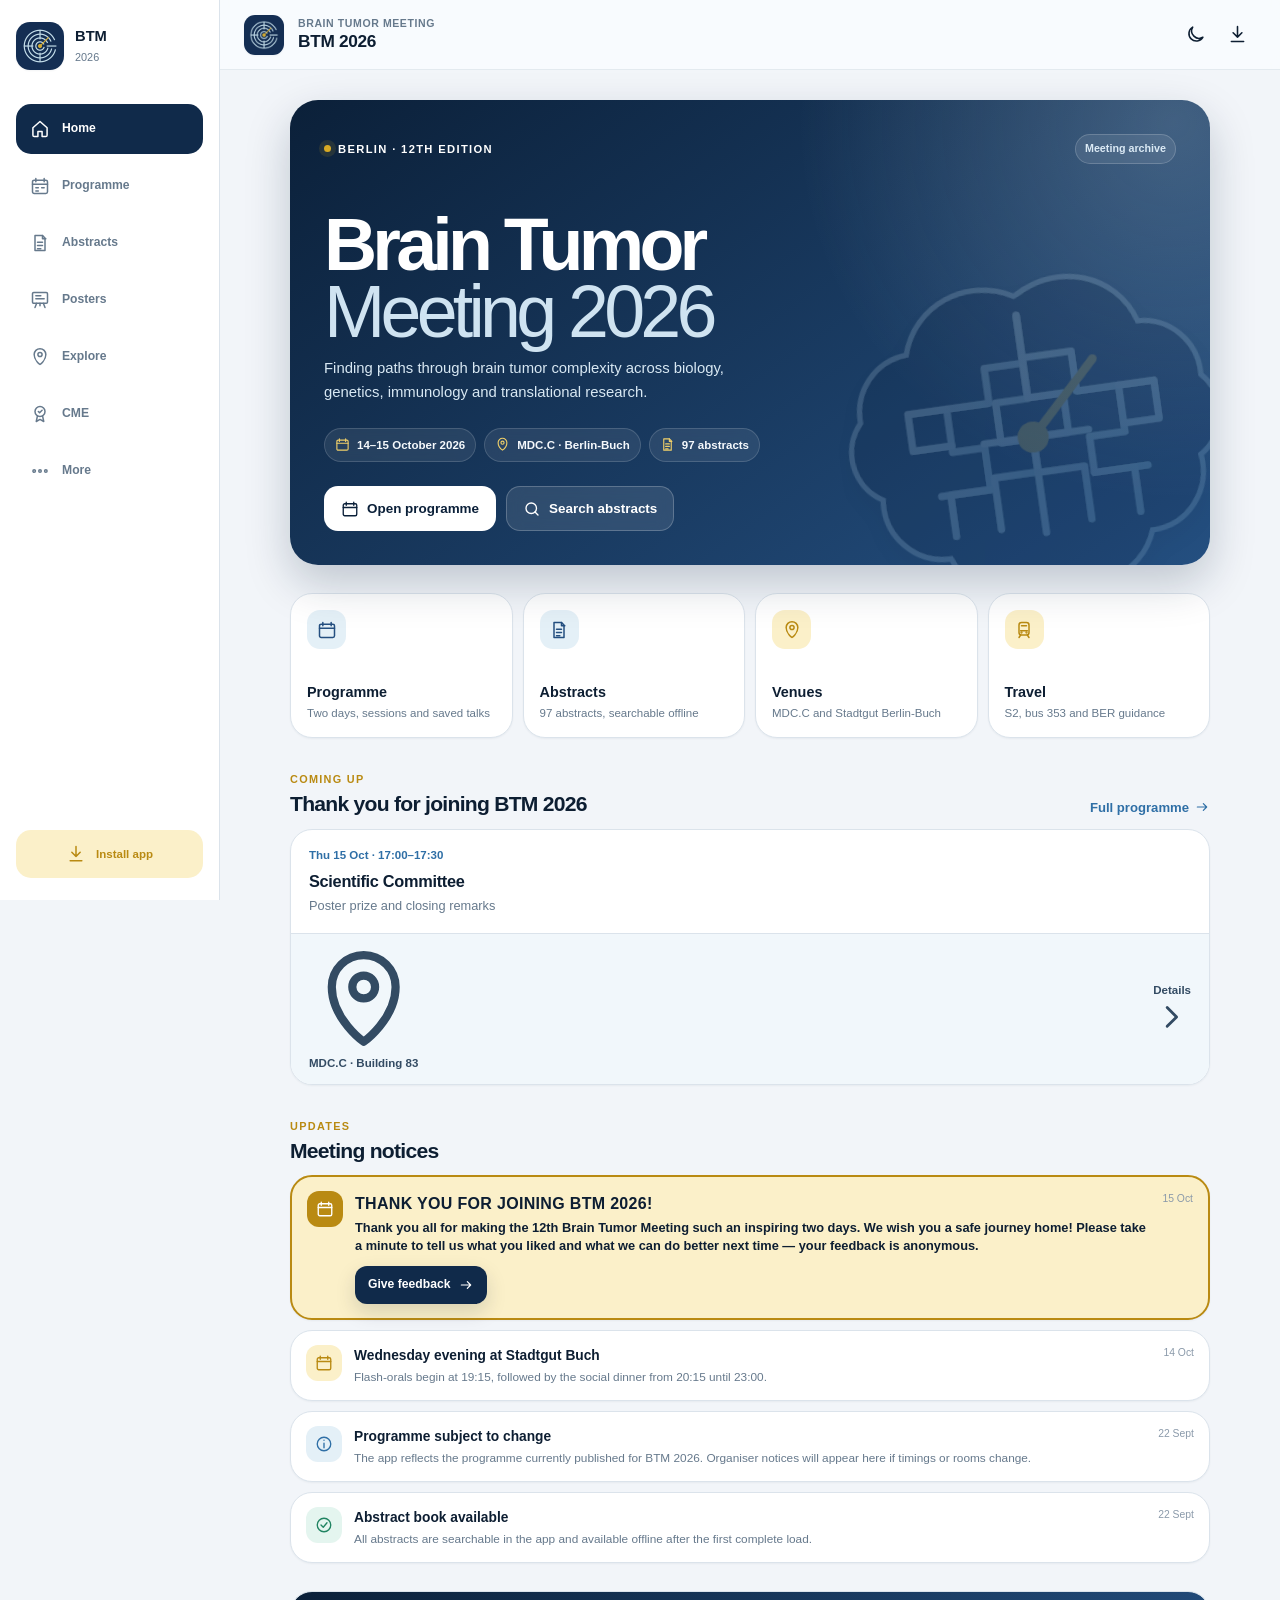
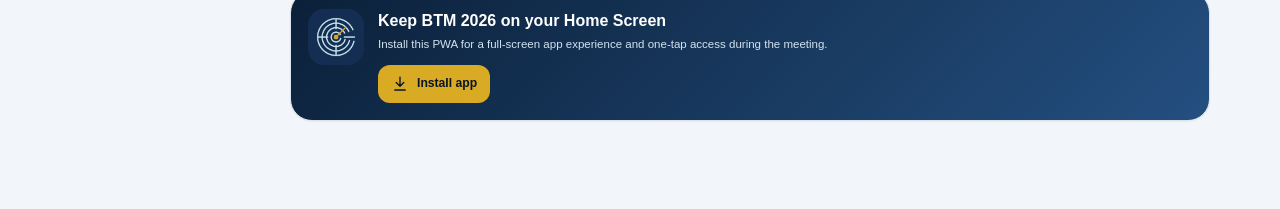
<file: index.html>
<!doctype html>
<html lang="en">
<head>
  <meta charset="utf-8">
  <meta name="viewport" content="width=device-width, initial-scale=1, viewport-fit=cover, interactive-widget=resizes-content">
  <meta name="theme-color" content="#f3f6fa" media="(prefers-color-scheme: light)">
  <meta name="theme-color" content="#091727" media="(prefers-color-scheme: dark)">
  <meta name="description" content="The programme, abstracts and practical information for the Brain Tumor Meeting 2026 in Berlin.">
  <meta name="application-name" content="BTM 2026">
  <meta name="apple-mobile-web-app-title" content="BTM 2026">
  <meta name="apple-mobile-web-app-capable" content="yes">
  <meta name="apple-mobile-web-app-status-bar-style" content="black-translucent">
  <meta name="mobile-web-app-capable" content="yes">
  <meta name="format-detection" content="telephone=no">
  <meta name="color-scheme" content="light dark">
  <meta name="msapplication-TileColor" content="#142746">
  <meta property="og:title" content="Brain Tumor Meeting 2026">
  <meta property="og:description" content="Programme, abstracts and venue information for BTM 2026 in Berlin.">
  <meta property="og:image" content="./images/og-card.png">
  <meta property="og:type" content="website">
  <link rel="manifest" href="./manifest.webmanifest">
  <link rel="icon" href="./images/icon.svg" type="image/svg+xml">
  <link rel="apple-touch-icon" href="./images/apple-touch-icon.png">
  <link rel="apple-touch-startup-image" href="./images/launch/iphone-375x812@3x.png" media="(device-width: 375px) and (device-height: 812px) and (-webkit-device-pixel-ratio: 3)">
  <link rel="apple-touch-startup-image" href="./images/launch/iphone-390x844@3x.png" media="(device-width: 390px) and (device-height: 844px) and (-webkit-device-pixel-ratio: 3)">
  <link rel="apple-touch-startup-image" href="./images/launch/iphone-393x852@3x.png" media="(device-width: 393px) and (device-height: 852px) and (-webkit-device-pixel-ratio: 3)">
  <link rel="apple-touch-startup-image" href="./images/launch/iphone-430x932@3x.png" media="(device-width: 430px) and (device-height: 932px) and (-webkit-device-pixel-ratio: 3)">
  <link rel="stylesheet" href="./src/styles.css">
  <title>BTM 2026</title>
</head>
<body>
  <a class="skip-link" href="#app">Skip to content</a>

  <div id="boot-splash" class="boot-splash" role="status" aria-live="polite">
    <img src="./images/icon-192.png" width="86" height="86" alt="">
    <strong>BTM 2026</strong>
    <span>Preparing your conference app</span>
    <div class="boot-progress" aria-hidden="true"><i></i></div>
  </div>

  <div id="offline-banner" class="offline-banner" hidden>
    <span class="status-dot"></span>
    Offline mode · saved content remains available
  </div>

  <div class="app-shell">
    <aside class="nav-rail" aria-label="Main navigation">
      <a class="rail-brand" href="#/home" aria-label="BTM 2026 home">
        <img src="./images/icon-192.png" alt="">
        <span><strong>BTM</strong><small>2026</small></span>
      </a>
      <nav class="rail-links">
        <a href="#/home" data-nav="home" aria-label="Home">
          <svg viewBox="0 0 24 24" aria-hidden="true"><path d="M3.5 10.5 12 3l8.5 7.5v9a1.5 1.5 0 0 1-1.5 1.5h-4.5v-6h-5v6H5a1.5 1.5 0 0 1-1.5-1.5z"/></svg><span>Home</span>
        </a>
        <a href="#/programme" data-nav="programme" aria-label="Programme">
          <svg viewBox="0 0 24 24" aria-hidden="true"><rect x="3" y="5" width="18" height="16" rx="2"/><path d="M7 3v4M17 3v4M3 10h18M7 14h3M14 14h3M7 18h3"/></svg><span>Programme</span>
        </a>
        <a href="#/abstracts" data-nav="abstracts" aria-label="Abstracts">
          <svg viewBox="0 0 24 24" aria-hidden="true"><path d="M6 3h9l3 3v15H6z"/><path d="M15 3v4h4M9 11h6M9 15h6M9 19h4"/></svg><span>Abstracts</span>
        </a>
        <a href="#/posters" data-nav="posters" aria-label="Posters">
          <svg viewBox="0 0 24 24" aria-hidden="true"><rect x="3" y="3" width="18" height="13" rx="1.5"/><path d="M8 16l-2 5M16 16l2 5M12 16v3M7 7h6M7 10.5h10"/></svg><span>Posters</span>
        </a>
        <a href="#/explore" data-nav="explore" aria-label="Explore">
          <svg viewBox="0 0 24 24" aria-hidden="true"><path d="M12 21s7-5 7-12a7 7 0 1 0-14 0c0 7 7 12 7 12z"/><circle cx="12" cy="9" r="2.5"/></svg><span>Explore</span>
        </a>
        <a href="#/cme" data-nav="cme" aria-label="CME and sponsors">
          <svg viewBox="0 0 24 24" aria-hidden="true"><circle cx="12" cy="9" r="6"/><path d="m9 14-1.5 7L12 18.5 16.5 21 15 14"/><path d="m10 9 1.5 1.5L14.5 7.5"/></svg><span>CME</span>
        </a>
        <a href="#/more" data-nav="more" aria-label="More">
          <svg viewBox="0 0 24 24" aria-hidden="true"><circle cx="5" cy="12" r="1.5"/><circle cx="12" cy="12" r="1.5"/><circle cx="19" cy="12" r="1.5"/></svg><span>More</span>
        </a>
      </nav>
      <button class="rail-install" type="button" data-action="install">
        <svg viewBox="0 0 24 24" aria-hidden="true"><path d="M12 3v12M7 10l5 5 5-5M5 20h14"/></svg>
        <span>Install app</span>
      </button>
    </aside>

    <div class="app-column">
      <header id="topbar" class="topbar">
        <div class="topbar-leading">
          <button id="back-button" class="top-icon back-button" type="button" aria-label="Go back" hidden>
            <svg viewBox="0 0 24 24" aria-hidden="true"><path d="m15 18-6-6 6-6"/></svg>
          </button>
          <a class="mobile-brand" href="#/home" aria-label="BTM 2026 home">
            <img src="./images/icon-192.png" alt="">
          </a>
        </div>
        <div class="topbar-copy">
          <small id="topbar-kicker">Brain Tumor Meeting</small>
          <strong id="topbar-title">BTM 2026</strong>
        </div>
        <div class="topbar-actions">
          <button class="top-icon" type="button" data-action="theme" aria-label="Change appearance">
            <svg viewBox="0 0 24 24" aria-hidden="true"><path d="M20.4 15.2A8.5 8.5 0 0 1 8.8 3.6 8.5 8.5 0 1 0 20.4 15.2z"/></svg>
          </button>
          <button class="top-icon" type="button" data-action="install" aria-label="Install app">
            <svg viewBox="0 0 24 24" aria-hidden="true"><path d="M12 3v12M7 10l5 5 5-5M5 20h14"/></svg>
          </button>
        </div>
      </header>

      <main id="app" tabindex="-1" aria-live="polite"></main>

      <nav class="tabbar" aria-label="App tabs">
        <a href="#/home" data-nav="home">
          <svg viewBox="0 0 24 24" aria-hidden="true"><path d="M3.5 10.5 12 3l8.5 7.5v9a1.5 1.5 0 0 1-1.5 1.5h-4.5v-6h-5v6H5a1.5 1.5 0 0 1-1.5-1.5z"/></svg><span>Home</span>
        </a>
        <a href="#/programme" data-nav="programme">
          <svg viewBox="0 0 24 24" aria-hidden="true"><rect x="3" y="5" width="18" height="16" rx="2"/><path d="M7 3v4M17 3v4M3 10h18M7 14h3M14 14h3M7 18h3"/></svg><span>Programme</span>
        </a>
        <a href="#/abstracts" data-nav="abstracts">
          <svg viewBox="0 0 24 24" aria-hidden="true"><path d="M6 3h9l3 3v15H6z"/><path d="M15 3v4h4M9 11h6M9 15h6M9 19h4"/></svg><span>Abstracts</span>
        </a>
        <a href="#/posters" data-nav="posters">
          <svg viewBox="0 0 24 24" aria-hidden="true"><rect x="3" y="3" width="18" height="13" rx="1.5"/><path d="M8 16l-2 5M16 16l2 5M12 16v3M7 7h6M7 10.5h10"/></svg><span>Posters</span>
        </a>
        <a href="#/explore" data-nav="explore">
          <svg viewBox="0 0 24 24" aria-hidden="true"><path d="M12 21s7-5 7-12a7 7 0 1 0-14 0c0 7 7 12 7 12z"/><circle cx="12" cy="9" r="2.5"/></svg><span>Explore</span>
        </a>
        <a href="#/cme" data-nav="cme">
          <svg viewBox="0 0 24 24" aria-hidden="true"><circle cx="12" cy="9" r="6"/><path d="m9 14-1.5 7L12 18.5 16.5 21 15 14"/><path d="m10 9 1.5 1.5L14.5 7.5"/></svg><span>CME</span>
        </a>
        <a href="#/more" data-nav="more">
          <svg viewBox="0 0 24 24" aria-hidden="true"><circle cx="5" cy="12" r="1.5"/><circle cx="12" cy="12" r="1.5"/><circle cx="19" cy="12" r="1.5"/></svg><span>More</span>
        </a>
      </nav>
    </div>
  </div>

  <dialog id="action-sheet" class="action-sheet">
    <div class="sheet-handle" aria-hidden="true"></div>
    <div id="sheet-content"></div>
  </dialog>

  <dialog id="install-dialog" class="native-dialog">
    <div class="dialog-top">
      <div>
        <small>BTM 2026</small>
        <h2>Install the conference app</h2>
      </div>
      <button class="top-icon" type="button" data-action="close-install" aria-label="Close install instructions">
        <svg viewBox="0 0 24 24" aria-hidden="true"><path d="m6 6 12 12M18 6 6 18"/></svg>
      </button>
    </div>
    <div id="install-content"></div>
  </dialog>

  <div id="toast" class="toast" role="status" aria-live="polite"></div>
  <script type="module" src="./src/app.js"></script>
</body>
</html>
</file>
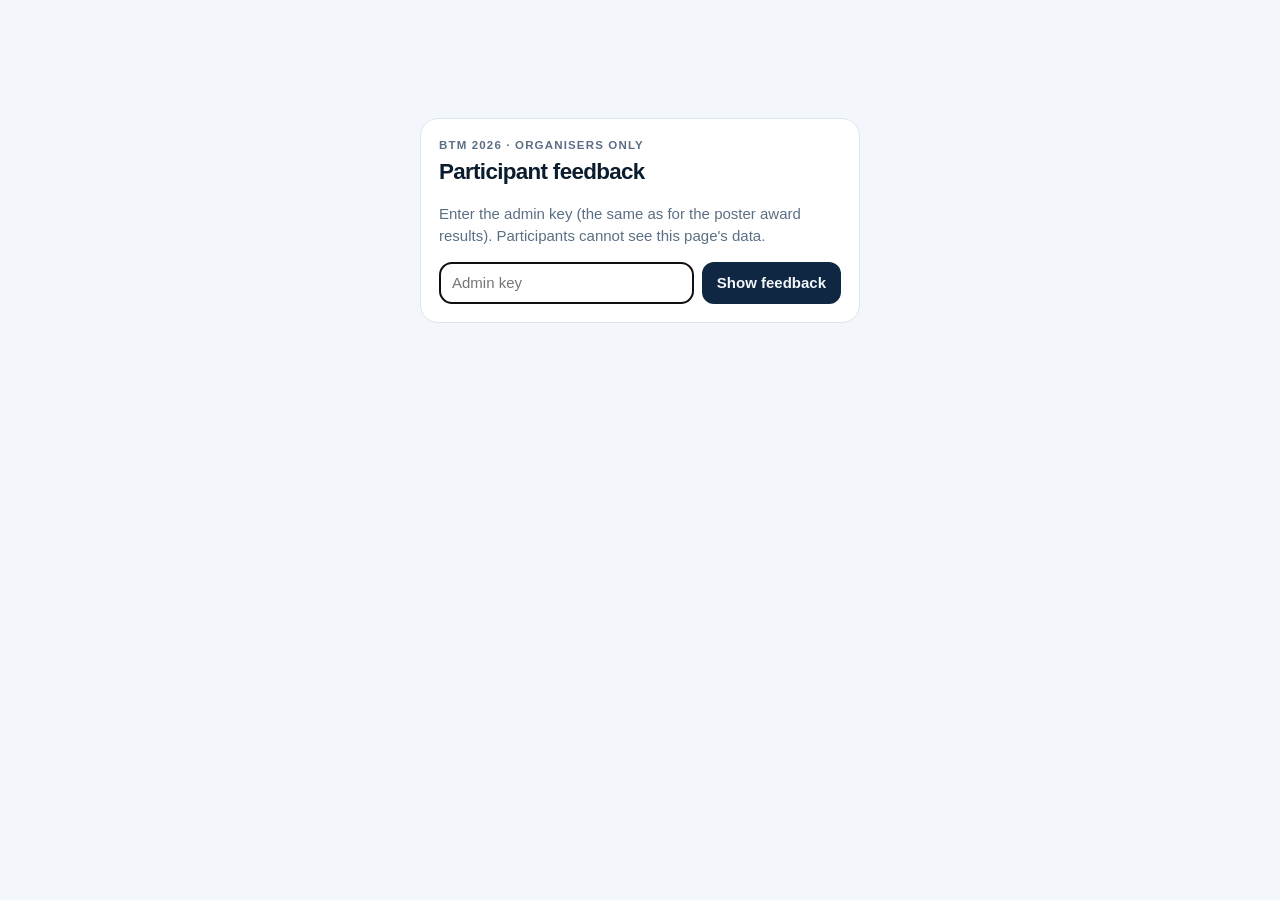
<file: feedback-results/index.html>
<!doctype html>
<html lang="en">
<head>
<meta charset="utf-8">
<meta name="viewport" content="width=device-width, initial-scale=1, viewport-fit=cover">
<meta name="robots" content="noindex, nofollow">
<title>Participant Feedback · BTM 2026</title>
<link rel="icon" href="../images/icon.svg" type="image/svg+xml">
<style>
  :root {
    --bg: #f3f6fa; --surface: #ffffff; --muted-bg: #edf2f7; --ink: #0b1c2e; --muted: #5b6f84; --faint: #8a9aab;
    --line: #dde5ee; --navy: #0f2742; --gold: #d9aa24; --gold-soft: #fbf0c9; --gold-ink: #8a6508; --danger: #b34848; --success: #2f7d58;
    color-scheme: light;
  }
  @media (prefers-color-scheme: dark) {
    :root {
      --bg: #07121f; --surface: #102237; --muted-bg: #14283d; --ink: #eef4fa; --muted: #a9bacb; --faint: #7f93a8;
      --line: #22384f; --navy: #d7e8f4; --gold: #e2b93c; --gold-soft: #3a3015; --gold-ink: #f0cf69; --danger: #e48a8a; --success: #6fcf9f;
      color-scheme: dark;
    }
  }
  * { box-sizing: border-box; }
  body { margin: 0; background: var(--bg); color: var(--ink); font: 15px/1.45 -apple-system, BlinkMacSystemFont, "Segoe UI", Roboto, Helvetica, Arial, sans-serif; }
  main { max-width: 1080px; margin: 0 auto; padding: 28px 16px 48px; }
  header { display: flex; flex-wrap: wrap; gap: 12px; align-items: flex-end; justify-content: space-between; margin-bottom: 18px; }
  .eyebrow { margin: 0; color: var(--gold-ink); font-size: .72rem; font-weight: 800; letter-spacing: .1em; text-transform: uppercase; }
  h1 { margin: 2px 0 0; font-size: 1.8rem; letter-spacing: -.03em; }
  .card { background: var(--surface); border: 1px solid var(--line); border-radius: 18px; padding: 18px; }
  .login { max-width: 440px; margin: 10vh auto 0; }
  .login h1 { font-size: 1.4rem; }
  .login p { color: var(--muted); }
  form { display: flex; gap: 8px; margin-top: 14px; }
  input, select { min-height: 42px; padding: 0 12px; border: 1px solid var(--line); border-radius: 12px; background: var(--surface); color: var(--ink); font: inherit; }
  input { flex: 1; min-width: 0; }
  select { width: 100%; max-width: 440px; text-overflow: ellipsis; }
  button { min-height: 42px; padding: 0 14px; border: 1px solid transparent; border-radius: 12px; background: var(--navy); color: var(--bg); font: inherit; font-weight: 700; cursor: pointer; }
  button.secondary { border-color: var(--line); background: var(--surface); color: var(--ink); }
  .error { margin: 12px 0 0; color: var(--danger); font-weight: 650; }
  .status { display: inline-flex; align-items: center; gap: 7px; padding: 5px 11px; border-radius: 999px; background: var(--muted-bg); font-size: .78rem; font-weight: 750; }
  .status::before { content: ""; width: 8px; height: 8px; border-radius: 50%; background: var(--faint); }
  .status.open::before { background: var(--success); }
  .status.closed::before { background: var(--danger); }
  .actions { display: flex; flex-wrap: wrap; gap: 8px; align-items: center; }
  .meta { margin: 6px 0 0; color: var(--muted); font-size: .8rem; }
  .tiles { display: grid; grid-template-columns: repeat(auto-fit, minmax(170px, 1fr)); gap: 12px; margin-bottom: 16px; }
  .tile strong { display: block; font-size: 2rem; line-height: 1.1; letter-spacing: -.03em; font-variant-numeric: tabular-nums; }
  .tile span { color: var(--muted); font-size: .78rem; font-weight: 650; }
  .toolbar { display: flex; flex-wrap: wrap; gap: 10px; align-items: center; justify-content: space-between; margin-bottom: 12px; }
  .toolbar label { display: inline-flex; gap: 7px; align-items: center; color: var(--muted); font-size: .82rem; font-weight: 650; }
  .table-card { padding: 0; overflow-x: auto; }
  table { width: 100%; border-collapse: collapse; font-size: .86rem; }
  th { padding: 11px 12px; background: var(--muted-bg); color: var(--muted); font-size: .68rem; font-weight: 800; letter-spacing: .07em; text-align: left; text-transform: uppercase; white-space: nowrap; }
  td { padding: 11px 12px; border-top: 1px solid var(--line); vertical-align: top; }
  td.num, th.num { text-align: right; font-variant-numeric: tabular-nums; }
  .rank { font-weight: 800; color: var(--muted); white-space: nowrap; }
  tr.top .rank { color: var(--gold-ink); }
  .no { display: inline-grid; place-items: center; min-width: 38px; height: 30px; padding: 0 6px; border-radius: 9px; background: var(--navy); color: var(--bg); font-weight: 800; font-size: .82rem; }
  .title { font-weight: 650; }
  .sub { display: block; margin-top: 3px; color: var(--muted); font-size: .78rem; }
  .bar { position: relative; min-width: 120px; height: 10px; margin-top: 6px; border-radius: 99px; background: var(--muted-bg); overflow: hidden; }
  .bar span { position: absolute; inset: 0 auto 0 0; border-radius: 99px; background: var(--gold); }
  .votes { font-size: 1.05rem; font-weight: 800; }
  .empty { padding: 28px; color: var(--muted); text-align: center; }
  .hidden { display: none !important; }
  @media (max-width: 640px) {
    h1 { font-size: 1.4rem; }
    .col-block { display: none; }
    .bar { min-width: 70px; }
  }
  @media print {
    body { background: #fff; color: #000; }
    .actions, .toolbar, form { display: none !important; }
    .card { border-color: #bbb; }
  }

  .grid2 { display: grid; grid-template-columns: repeat(auto-fit, minmax(300px, 1fr)); gap: 12px; margin-bottom: 16px; }
  .q { margin: 0 0 14px; }
  .q:last-child { margin-bottom: 0; }
  .q-head { display: flex; justify-content: space-between; gap: 10px; font-weight: 700; font-size: .88rem; }
  .q-head span { color: var(--muted); font-weight: 650; font-variant-numeric: tabular-nums; }
  .dist { display: grid; grid-template-columns: 22px 1fr 34px; gap: 6px 8px; align-items: center; margin-top: 6px; font-size: .74rem; color: var(--muted); font-variant-numeric: tabular-nums; }
  .dist .bar { margin: 0; min-width: 0; }
  h2 { margin: 0 0 12px; font-size: 1rem; }
  .comments { display: grid; gap: 10px; }
  .comment { padding: 14px 16px; }
  .comment-meta { display: flex; flex-wrap: wrap; gap: 6px 12px; color: var(--muted); font-size: .74rem; font-weight: 650; margin-bottom: 8px; }
  .stars { color: var(--gold); letter-spacing: 1px; }
  .comment p { margin: 6px 0 0; white-space: pre-wrap; overflow-wrap: anywhere; }
  .comment b { display: block; color: var(--muted); font-size: .68rem; letter-spacing: .06em; text-transform: uppercase; }
  .toolbar input { max-width: 320px; }
</style>
</head>
<body>
<main>
  <section id="login" class="card login hidden">
    <p class="eyebrow">BTM 2026 · Organisers only</p>
    <h1>Participant feedback</h1>
    <p>Enter the admin key (the same as for the poster award results). Participants cannot see this page's data.</p>
    <form id="login-form" autocomplete="off">
      <input id="admin-key" type="password" placeholder="Admin key" aria-label="Admin key" required>
      <button type="submit">Show feedback</button>
    </form>
    <p id="login-error" class="error hidden"></p>
  </section>

  <section id="results" class="hidden">
    <header>
      <div>
        <p class="eyebrow">BTM 2026 · Organisers only</p>
        <h1>Participant feedback</h1>
        <p class="meta">Open until <span id="closes"></span> · Updated <span id="updated"></span></p>
      </div>
      <div class="actions">
        <button id="refresh" class="secondary" type="button">Refresh</button>
        <button id="export" class="secondary" type="button">Export CSV</button>
        <button id="logout" class="secondary" type="button">Log out</button>
      </div>
    </header>

    <div class="tiles">
      <div class="card tile"><strong id="t-count">0</strong><span>responses</span></div>
      <div class="card tile"><strong id="t-overall">–</strong><span>average overall rating (of 5)</span></div>
      <div class="card tile"><strong id="t-again">–</strong><span id="t-again-label">would come again</span></div>
      <div class="card tile"><strong id="t-comments">0</strong><span>written comments</span></div>
    </div>

    <div class="grid2">
      <div class="card"><h2>Ratings</h2><div id="ratings"></div></div>
      <div class="card"><h2>Come again &amp; participants</h2><div id="choices"></div></div>
    </div>

    <div class="toolbar">
      <h2 style="margin:0">Comments</h2>
      <input id="search" type="search" placeholder="Search comments" aria-label="Search comments">
    </div>
    <div id="comments" class="comments"></div>
    <p id="empty" class="card empty hidden">No feedback yet.</p>
    <p id="fetch-error" class="error hidden"></p>
  </section>
</main>

<script>
(() => {
  const $ = id => document.getElementById(id);
  const esc = value => String(value ?? '').replace(/[&<>"']/g, c => ({ '&': '&amp;', '<': '&lt;', '>': '&gt;', '"': '&quot;', "'": '&#39;' }[c]));
  const store = {
    get() { try { return sessionStorage.getItem('btm2026-admin-key') || ''; } catch { return ''; } },
    set(v) { try { v ? sessionStorage.setItem('btm2026-admin-key', v) : sessionStorage.removeItem('btm2026-admin-key'); } catch { /* unavailable */ } },
  };
  const fmt = value => new Intl.DateTimeFormat('en-GB', { timeZone: 'Europe/Berlin', day: 'numeric', month: 'short', year: 'numeric', hour: '2-digit', minute: '2-digit' }).format(new Date(value));
  let api = null, cfg = null, key = store.get(), data = null, timer = null;

  async function boot() {
    const config = await fetch('../data/app-config.json', { cache: 'no-store' }).then(r => r.json());
    api = config.voting; cfg = config.feedback;
    if (key) load(); else showLogin();
  }

  function showLogin(message) {
    $('results').classList.add('hidden');
    $('login').classList.remove('hidden');
    $('login-error').textContent = message || '';
    $('login-error').classList.toggle('hidden', !message);
    $('admin-key').focus();
  }

  async function load() {
    try {
      const response = await fetch(`${api.apiUrl}/rest/v1/rpc/feedback_results`, {
        method: 'POST', headers: { apikey: api.apiKey, 'Content-Type': 'application/json' },
        body: JSON.stringify({ p_admin_key: key }), cache: 'no-store',
      });
      const json = await response.json().catch(() => null);
      if (!response.ok) {
        if (json?.message === 'forbidden') { store.set(''); key = ''; showLogin('This admin key is not valid.'); return; }
        throw new Error(json?.message || `HTTP ${response.status}`);
      }
      store.set(key); data = json;
      $('fetch-error').classList.add('hidden');
      $('login').classList.add('hidden');
      $('results').classList.remove('hidden');
      render();
    } catch (error) {
      if ($('results').classList.contains('hidden')) showLogin('The server could not be reached. Check your connection.');
      else { $('fetch-error').textContent = `Refresh failed (${error.message}). Showing the last data.`; $('fetch-error').classList.remove('hidden'); }
    }
    clearTimeout(timer);
    if (key) timer = setTimeout(load, 60000);
  }

  const label = (q, value) => (q.options.find(o => o[0] === value) || [value, value])[1];
  const avg = values => values.length ? values.reduce((a, b) => a + b, 0) / values.length : null;

  function render() {
    const e = data.entries;
    $('closes').textContent = fmt(data.closesAt);
    $('updated').textContent = new Intl.DateTimeFormat('en-GB', { timeZone: 'Europe/Berlin', hour: '2-digit', minute: '2-digit', second: '2-digit' }).format(new Date(data.generatedAt));
    $('t-count').textContent = e.length;
    const overall = avg(e.map(x => x.overall));
    $('t-overall').textContent = overall ? overall.toFixed(1) : '–';
    const answeredAgain = e.filter(x => x.attendAgain);
    $('t-again').textContent = answeredAgain.length ? Math.round(100 * answeredAgain.filter(x => x.attendAgain === 'yes').length / answeredAgain.length) + '%' : '–';
    $('t-again-label').textContent = `would come again (yes, of ${answeredAgain.length} answers)`;
    $('t-comments').textContent = e.filter(x => x.liked || x.improve).length;

    $('ratings').innerHTML = cfg.ratings.map(r => {
      const vals = e.map(x => x[r.key]).filter(v => v);
      const a = avg(vals);
      const max = Math.max(1, ...[1, 2, 3, 4, 5].map(n => vals.filter(v => v === n).length));
      return `<div class="q"><div class="q-head">${esc(r.label)}<span>${a ? a.toFixed(1) + ' / 5' : '–'} · ${vals.length}</span></div>
        <div class="dist">${[5, 4, 3, 2, 1].map(n => { const c = vals.filter(v => v === n).length; return `<span>${n}★</span><div class="bar"><span style="width:${100 * c / max}%"></span></div><span>${c}</span>`; }).join('')}</div></div>`;
    }).join('');

    const choice = (q, k) => {
      const vals = e.map(x => x[k]).filter(Boolean);
      const max = Math.max(1, ...q.options.map(o => vals.filter(v => v === o[0]).length));
      return `<div class="q"><div class="q-head">${esc(q.label)}<span>${vals.length}</span></div>
        <div class="dist" style="grid-template-columns: 120px 1fr 34px">${q.options.map(([v, l]) => { const c = vals.filter(x => x === v).length; return `<span>${esc(l)}</span><div class="bar"><span style="width:${100 * c / max}%"></span></div><span>${c}</span>`; }).join('')}</div></div>`;
    };
    $('choices').innerHTML = choice(cfg.attendAgain, 'attendAgain') + choice(cfg.role, 'role');
    renderComments();
  }

  function renderComments() {
    const q = $('search').value.trim().toLowerCase();
    const list = data.entries.filter(x => (x.liked || x.improve) && (!q || `${x.liked || ''} ${x.improve || ''}`.toLowerCase().includes(q)));
    $('comments').innerHTML = list.map(x => `<article class="card comment">
      <div class="comment-meta"><span class="stars" aria-label="Overall ${x.overall} of 5">${'★'.repeat(x.overall)}${'☆'.repeat(5 - x.overall)}</span>${x.role ? `<span>${esc(label(cfg.role, x.role))}</span>` : ''}${x.attendAgain ? `<span>Come again: ${esc(label(cfg.attendAgain, x.attendAgain))}</span>` : ''}<span>${esc(fmt(x.updatedAt))}</span></div>
      ${x.liked ? `<b>Liked most</b><p>${esc(x.liked)}</p>` : ''}
      ${x.improve ? `<b style="margin-top:10px">To improve</b><p>${esc(x.improve)}</p>` : ''}
    </article>`).join('');
    $('empty').classList.toggle('hidden', data.entries.length > 0);
  }

  function exportCsv() {
    if (!data) return;
    const cell = v => `"${String(v ?? '').replace(/"/g, '""')}"`;
    const cols = ['overall', 'programme', 'organisation', 'social', 'app', 'attendAgain', 'role', 'liked', 'improve', 'createdAt', 'updatedAt'];
    const head = ['Overall', 'Programme', 'Organisation & venue', 'Stadtgut evening', 'App', 'Come again', 'Role', 'Liked most', 'To improve', 'Created', 'Updated'];
    const lines = [head.map(cell).join(',')].concat(data.entries.map(x => cols.map(c => c === 'role' ? (x.role ? label(cfg.role, x.role) : '') : c === 'attendAgain' ? (x.attendAgain ? label(cfg.attendAgain, x.attendAgain) : '') : x[c]).map(cell).join(',')));
    const blob = new Blob(['\ufeff' + lines.join('\r\n')], { type: 'text/csv;charset=utf-8' });
    const a = document.createElement('a');
    a.href = URL.createObjectURL(blob);
    a.download = `btm2026-feedback-${new Date().toISOString().slice(0, 10)}.csv`;
    a.click();
    setTimeout(() => URL.revokeObjectURL(a.href), 1000);
  }

  $('login-form').addEventListener('submit', event => { event.preventDefault(); key = $('admin-key').value.trim(); if (key) load(); });
  $('refresh').addEventListener('click', load);
  $('export').addEventListener('click', exportCsv);
  $('search').addEventListener('input', () => data && renderComments());
  $('logout').addEventListener('click', () => { store.set(''); key = ''; data = null; clearTimeout(timer); $('admin-key').value = ''; showLogin(); });
  boot().catch(() => showLogin('The settings could not be loaded. Reload the page.'));
})();
</script>
</body>
</html>
</file>
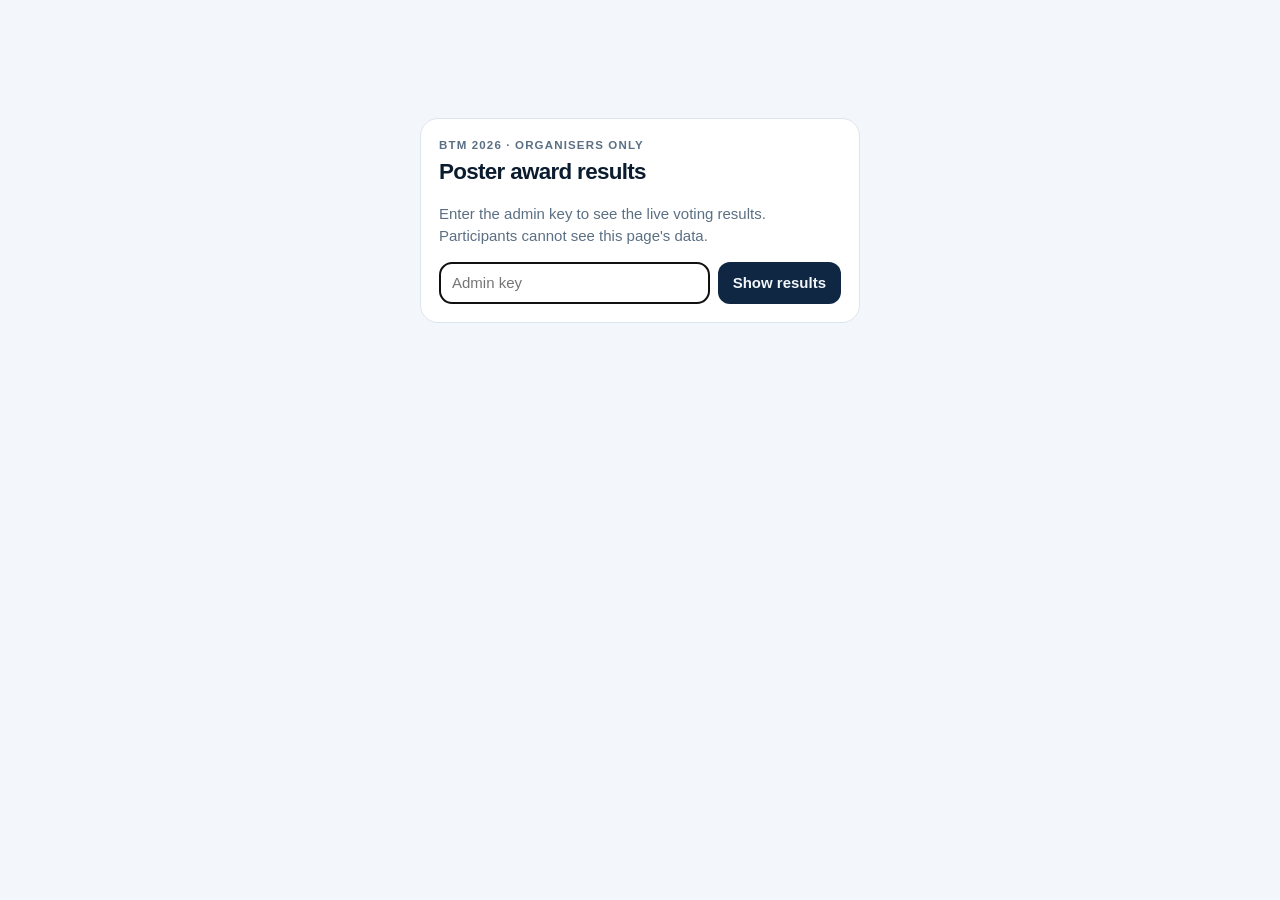
<file: voting-results/index.html>
<!doctype html>
<html lang="en">
<head>
<meta charset="utf-8">
<meta name="viewport" content="width=device-width, initial-scale=1, viewport-fit=cover">
<meta name="robots" content="noindex, nofollow">
<title>Poster Award Results · BTM 2026</title>
<link rel="icon" href="../images/icon.svg" type="image/svg+xml">
<style>
  :root {
    --bg: #f3f6fa; --surface: #ffffff; --muted-bg: #edf2f7; --ink: #0b1c2e; --muted: #5b6f84; --faint: #8a9aab;
    --line: #dde5ee; --navy: #0f2742; --gold: #d9aa24; --gold-soft: #fbf0c9; --gold-ink: #8a6508; --danger: #b34848; --success: #2f7d58;
    color-scheme: light;
  }
  @media (prefers-color-scheme: dark) {
    :root {
      --bg: #07121f; --surface: #102237; --muted-bg: #14283d; --ink: #eef4fa; --muted: #a9bacb; --faint: #7f93a8;
      --line: #22384f; --navy: #d7e8f4; --gold: #e2b93c; --gold-soft: #3a3015; --gold-ink: #f0cf69; --danger: #e48a8a; --success: #6fcf9f;
      color-scheme: dark;
    }
  }
  * { box-sizing: border-box; }
  body { margin: 0; background: var(--bg); color: var(--ink); font: 15px/1.45 -apple-system, BlinkMacSystemFont, "Segoe UI", Roboto, Helvetica, Arial, sans-serif; }
  main { max-width: 1080px; margin: 0 auto; padding: 28px 16px 48px; }
  header { display: flex; flex-wrap: wrap; gap: 12px; align-items: flex-end; justify-content: space-between; margin-bottom: 18px; }
  .eyebrow { margin: 0; color: var(--gold-ink); font-size: .72rem; font-weight: 800; letter-spacing: .1em; text-transform: uppercase; }
  h1 { margin: 2px 0 0; font-size: 1.8rem; letter-spacing: -.03em; }
  .card { background: var(--surface); border: 1px solid var(--line); border-radius: 18px; padding: 18px; }
  .login { max-width: 440px; margin: 10vh auto 0; }
  .login h1 { font-size: 1.4rem; }
  .login p { color: var(--muted); }
  form { display: flex; gap: 8px; margin-top: 14px; }
  input, select { min-height: 42px; padding: 0 12px; border: 1px solid var(--line); border-radius: 12px; background: var(--surface); color: var(--ink); font: inherit; }
  input { flex: 1; min-width: 0; }
  select { width: 100%; max-width: 440px; text-overflow: ellipsis; }
  button { min-height: 42px; padding: 0 14px; border: 1px solid transparent; border-radius: 12px; background: var(--navy); color: var(--bg); font: inherit; font-weight: 700; cursor: pointer; }
  button.secondary { border-color: var(--line); background: var(--surface); color: var(--ink); }
  .error { margin: 12px 0 0; color: var(--danger); font-weight: 650; }
  .status { display: inline-flex; align-items: center; gap: 7px; padding: 5px 11px; border-radius: 999px; background: var(--muted-bg); font-size: .78rem; font-weight: 750; }
  .status::before { content: ""; width: 8px; height: 8px; border-radius: 50%; background: var(--faint); }
  .status.open::before { background: var(--success); }
  .status.closed::before { background: var(--danger); }
  .actions { display: flex; flex-wrap: wrap; gap: 8px; align-items: center; }
  .meta { margin: 6px 0 0; color: var(--muted); font-size: .8rem; }
  .tiles { display: grid; grid-template-columns: repeat(auto-fit, minmax(170px, 1fr)); gap: 12px; margin-bottom: 16px; }
  .tile strong { display: block; font-size: 2rem; line-height: 1.1; letter-spacing: -.03em; font-variant-numeric: tabular-nums; }
  .tile span { color: var(--muted); font-size: .78rem; font-weight: 650; }
  .toolbar { display: flex; flex-wrap: wrap; gap: 10px; align-items: center; justify-content: space-between; margin-bottom: 12px; }
  .toolbar label { display: inline-flex; gap: 7px; align-items: center; color: var(--muted); font-size: .82rem; font-weight: 650; }
  .table-card { padding: 0; overflow-x: auto; }
  table { width: 100%; border-collapse: collapse; font-size: .86rem; }
  th { padding: 11px 12px; background: var(--muted-bg); color: var(--muted); font-size: .68rem; font-weight: 800; letter-spacing: .07em; text-align: left; text-transform: uppercase; white-space: nowrap; }
  td { padding: 11px 12px; border-top: 1px solid var(--line); vertical-align: top; }
  td.num, th.num { text-align: right; font-variant-numeric: tabular-nums; }
  .rank { font-weight: 800; color: var(--muted); white-space: nowrap; }
  tr.top .rank { color: var(--gold-ink); }
  .no { display: inline-grid; place-items: center; min-width: 38px; height: 30px; padding: 0 6px; border-radius: 9px; background: var(--navy); color: var(--bg); font-weight: 800; font-size: .82rem; }
  .title { font-weight: 650; }
  .sub { display: block; margin-top: 3px; color: var(--muted); font-size: .78rem; }
  .bar { position: relative; min-width: 120px; height: 10px; margin-top: 6px; border-radius: 99px; background: var(--muted-bg); overflow: hidden; }
  .bar span { position: absolute; inset: 0 auto 0 0; border-radius: 99px; background: var(--gold); }
  .votes { font-size: 1.05rem; font-weight: 800; }
  .empty { padding: 28px; color: var(--muted); text-align: center; }
  .hidden { display: none !important; }
  @media (max-width: 640px) {
    h1 { font-size: 1.4rem; }
    .col-block { display: none; }
    .bar { min-width: 70px; }
  }
  @media print {
    body { background: #fff; color: #000; }
    .actions, .toolbar, form { display: none !important; }
    .card { border-color: #bbb; }
  }
</style>
</head>
<body>
<main>
  <section id="login" class="card login hidden">
    <p class="eyebrow">BTM 2026 · Organisers only</p>
    <h1>Poster award results</h1>
    <p>Enter the admin key to see the live voting results. Participants cannot see this page's data.</p>
    <form id="login-form" autocomplete="off">
      <input id="admin-key" type="password" placeholder="Admin key" aria-label="Admin key" required>
      <button type="submit">Show results</button>
    </form>
    <p id="login-error" class="error hidden"></p>
  </section>

  <section id="results" class="hidden">
    <header>
      <div>
        <p class="eyebrow">BTM 2026 · Organisers only</p>
        <h1>Poster award results</h1>
        <p class="meta"><span id="window"></span> · Updated <span id="updated"></span></p>
      </div>
      <div class="actions">
        <span id="status" class="status"></span>
        <button id="refresh" class="secondary" type="button">Refresh</button>
        <button id="export" class="secondary" type="button">Export CSV</button>
        <button id="logout" class="secondary" type="button">Log out</button>
      </div>
    </header>

    <div class="tiles">
      <div class="card tile"><strong id="t-votes">0</strong><span>votes cast</span></div>
      <div class="card tile"><strong id="t-codes">0</strong><span id="t-codes-label">codes used</span></div>
      <div class="card tile"><strong id="t-posters">0</strong><span id="t-posters-label">posters with votes</span></div>
      <div class="card tile"><strong id="t-avg">0</strong><span>votes per voter (max 3)</span></div>
    </div>

    <div class="toolbar">
      <select id="block" aria-label="Thematic block"><option value="">All thematic blocks</option></select>
      <label><input id="show-zero" type="checkbox"> Show posters without votes</label>
      <label><input id="auto" type="checkbox" checked> Auto-refresh every 30 s</label>
    </div>

    <div class="card table-card">
      <table>
        <thead><tr><th>Rank</th><th>No.</th><th>Poster</th><th class="col-block">Block</th><th class="num">Votes</th></tr></thead>
        <tbody id="rows"></tbody>
      </table>
      <p id="empty" class="empty hidden">No votes yet.</p>
    </div>
    <p id="fetch-error" class="error hidden"></p>
  </section>
</main>

<script>
(() => {
  const $ = id => document.getElementById(id);
  const esc = value => String(value ?? '').replace(/[&<>"']/g, c => ({ '&': '&amp;', '<': '&lt;', '>': '&gt;', '"': '&quot;', "'": '&#39;' }[c]));
  const store = {
    get() { try { return sessionStorage.getItem('btm2026-admin-key') || ''; } catch { return ''; } },
    set(v) { try { v ? sessionStorage.setItem('btm2026-admin-key', v) : sessionStorage.removeItem('btm2026-admin-key'); } catch { /* unavailable */ } },
  };
  const fmt = value => new Intl.DateTimeFormat('en-GB', { timeZone: 'Europe/Berlin', weekday: 'short', day: 'numeric', month: 'short', hour: '2-digit', minute: '2-digit' }).format(new Date(value));
  let config = null, posters = [], themes = [], key = store.get(), last = null, timer = null;

  async function boot() {
    const [cfg, plan] = await Promise.all([
      fetch('../data/app-config.json', { cache: 'no-store' }).then(r => r.json()),
      fetch('../data/posters.json', { cache: 'no-store' }).then(r => r.json()),
    ]);
    config = cfg.voting;
    posters = plan.posters || [];
    themes = plan.themes || [];
    // A block without a category name uses its letter as name and is shown by its letter only.
    const label = t => t.name === t.code ? `Block ${t.code}` : `${t.code ? `${t.code} · ` : ''}${t.name}`;
    $('block').innerHTML += themes.map(t => `<option value="${esc(t.name)}">${esc(label(t))}</option>`).join('');
    if (key) load(); else showLogin();
  }

  function showLogin(message) {
    $('results').classList.add('hidden');
    $('login').classList.remove('hidden');
    $('login-error').textContent = message || '';
    $('login-error').classList.toggle('hidden', !message);
    $('admin-key').focus();
  }

  async function load() {
    try {
      const response = await fetch(`${config.apiUrl}/rest/v1/rpc/voting_results`, {
        method: 'POST',
        headers: { apikey: config.apiKey, 'Content-Type': 'application/json' },
        body: JSON.stringify({ p_admin_key: key }),
        cache: 'no-store',
      });
      const data = await response.json().catch(() => null);
      if (!response.ok) {
        if (data?.message === 'forbidden') { store.set(''); key = ''; showLogin('This admin key is not valid.'); return; }
        throw new Error(data?.message || `HTTP ${response.status}`);
      }
      store.set(key);
      last = data;
      $('fetch-error').classList.add('hidden');
      $('login').classList.add('hidden');
      $('results').classList.remove('hidden');
      render();
    } catch (error) {
      if ($('results').classList.contains('hidden')) showLogin('The voting server could not be reached. Check your connection.');
      else { $('fetch-error').textContent = `Refresh failed (${error.message}). Showing the last results.`; $('fetch-error').classList.remove('hidden'); }
    }
    schedule();
  }

  function schedule() {
    clearTimeout(timer);
    if (key && $('auto').checked) timer = setTimeout(load, 30000);
  }

  function rows() {
    const counts = new Map(last.posters.map(p => [p.number, p.votes]));
    const known = new Set(posters.map(p => String(p.number)));
    const list = posters.map(p => ({ ...p, number: String(p.number), votes: counts.get(String(p.number)) || 0 }));
    // Votes for numbers missing from the poster plan (e.g. after renumbering) are still listed.
    last.posters.filter(p => !known.has(p.number)).forEach(p => list.push({ number: p.number, title: 'Not in the current poster plan', presenter: '', theme: '', votes: p.votes }));
    list.sort((a, b) => b.votes - a.votes || a.number.localeCompare(b.number, 'en', { numeric: true }));
    return list;
  }

  function render() {
    const d = last;
    const now = Date.now();
    const phase = now < Date.parse(d.opensAt) ? 'not yet open' : now > Date.parse(d.closesAt) ? 'closed' : 'open';
    $('status').textContent = `Voting ${phase}`;
    $('status').className = `status ${phase === 'open' ? 'open' : phase === 'closed' ? 'closed' : ''}`;
    $('window').textContent = `${fmt(d.opensAt)} – ${fmt(d.closesAt)} (Berlin time)`;
    $('updated').textContent = new Intl.DateTimeFormat('en-GB', { timeZone: 'Europe/Berlin', hour: '2-digit', minute: '2-digit', second: '2-digit' }).format(new Date(d.generatedAt));
    $('t-votes').textContent = d.votesCast;
    $('t-codes').textContent = d.codesUsed;
    $('t-codes-label').textContent = `of ${d.codesIssued} codes used`;
    $('t-posters').textContent = d.posters.length;
    $('t-posters-label').textContent = `of ${posters.length} posters with votes`;
    $('t-avg').textContent = d.codesUsed ? (d.votesCast / d.codesUsed).toFixed(1) : '0';

    const block = $('block').value;
    const showZero = $('show-zero').checked;
    const all = rows();
    const max = Math.max(1, ...all.map(p => p.votes));
    // Competition ranking (1, 2, 2, 4) within the current block filter.
    const visible = all.filter(p => (!block || p.theme === block) && (showZero || p.votes > 0));
    let rank = 0, prev = null;
    $('rows').innerHTML = visible.map((p, i) => {
      if (p.votes !== prev) { rank = i + 1; prev = p.votes; }
      const tie = visible.filter(q => q.votes === p.votes).length > 1 && p.votes > 0;
      const theme = themes.find(t => t.name === p.theme);
      return `<tr class="${rank <= 3 && p.votes > 0 ? 'top' : ''}">
        <td class="rank">${p.votes > 0 ? `${tie ? '=' : ''}${rank}` : '–'}</td>
        <td><span class="no">${esc(p.number)}</span></td>
        <td><span class="title">${esc(p.title)}</span><span class="sub">${esc(p.presenter)}</span><div class="bar"><span style="width:${(p.votes / max) * 100}%"></span></div></td>
        <td class="col-block">${esc(theme ? (theme.name === theme.code ? theme.code : `${theme.code} · ${theme.name}`) : p.theme)}</td>
        <td class="num votes">${p.votes}</td>
      </tr>`;
    }).join('');
    $('empty').classList.toggle('hidden', visible.length > 0);
  }

  function exportCsv() {
    if (!last) return;
    const cell = v => `"${String(v ?? '').replace(/"/g, '""')}"`;
    const lines = [['Poster', 'Title', 'Presenter', 'Block', 'Votes'].map(cell).join(',')]
      .concat(rows().map(p => [p.number, p.title, p.presenter, p.theme, p.votes].map(cell).join(',')));
    const blob = new Blob(['﻿' + lines.join('\r\n')], { type: 'text/csv;charset=utf-8' });
    const a = document.createElement('a');
    a.href = URL.createObjectURL(blob);
    a.download = `btm2026-poster-votes-${new Date().toISOString().slice(0, 16).replace(/[:T]/g, '-')}.csv`;
    a.click();
    setTimeout(() => URL.revokeObjectURL(a.href), 1000);
  }

  $('login-form').addEventListener('submit', event => { event.preventDefault(); key = $('admin-key').value.trim(); if (key) load(); });
  $('refresh').addEventListener('click', load);
  $('export').addEventListener('click', exportCsv);
  $('logout').addEventListener('click', () => { store.set(''); key = ''; last = null; clearTimeout(timer); $('admin-key').value = ''; showLogin(); });
  $('block').addEventListener('change', () => last && render());
  $('show-zero').addEventListener('change', () => last && render());
  $('auto').addEventListener('change', schedule);
  boot().catch(() => showLogin('The poster plan could not be loaded. Reload the page.'));
})();
</script>
</body>
</html>
</file>
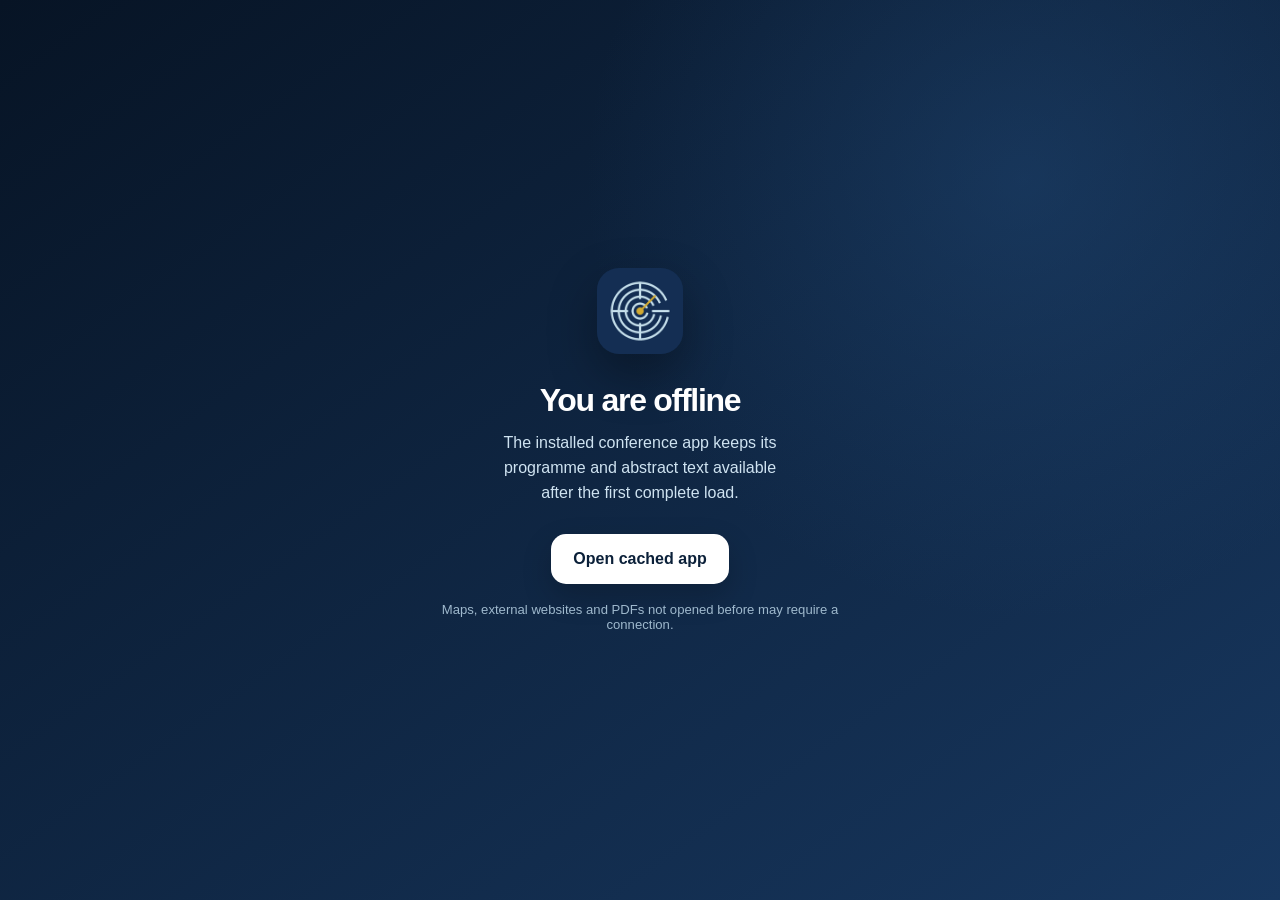
<file: offline.html>
<!doctype html>
<html lang="en">
<head>
  <meta charset="utf-8">
  <meta name="viewport" content="width=device-width, initial-scale=1, viewport-fit=cover">
  <meta name="theme-color" content="#071425">
  <meta name="color-scheme" content="light dark">
  <title>BTM 2026 · Offline</title>
  <style>
    :root{color-scheme:light dark;font-family:-apple-system,BlinkMacSystemFont,"Segoe UI",Roboto,Helvetica,Arial,sans-serif;background:#071425;color:#fff}*{box-sizing:border-box}body{margin:0;min-height:100dvh;display:grid;place-items:center;padding:max(24px,env(safe-area-inset-top)) 20px max(24px,env(safe-area-inset-bottom));background:radial-gradient(circle at 80% 20%,#244f8066,transparent 35%),linear-gradient(145deg,#071425,#17375f)}main{width:min(100%,420px);text-align:center}.icon{width:86px;height:86px;margin:0 auto 24px;border-radius:22px;box-shadow:0 20px 50px #0005}h1{margin:0;font-size:2rem;letter-spacing:-.04em}p{margin:12px auto 0;max-width:34ch;color:#cfe3f1;line-height:1.55}.button{display:inline-flex;align-items:center;justify-content:center;min-height:50px;margin-top:28px;padding:0 22px;border-radius:15px;background:#fff;color:#0b2039;font-weight:800;text-decoration:none;box-shadow:0 12px 30px #0003}.hint{display:block;margin-top:18px;color:#9fb9cd;font-size:.82rem}
  </style>
</head>
<body>
  <main>
    <img class="icon" src="./images/icon-192.png" alt="">
    <h1>You are offline</h1>
    <p>The installed conference app keeps its programme and abstract text available after the first complete load.</p>
    <a class="button" href="./#/home">Open cached app</a>
    <span class="hint">Maps, external websites and PDFs not opened before may require a connection.</span>
  </main>
</body>
</html>
</file>
<file: src/styles.css>
:root {
  --navy-950: #071425;
  --navy-900: #0b2039;
  --navy-850: #102a4a;
  --navy-800: #17375f;
  --navy-700: #244f80;
  --blue-600: #2f6fa6;
  --blue-500: #4785b8;
  --blue-200: #cfe3f1;
  --blue-100: #e4f0f7;
  --blue-50: #f1f7fb;
  --gold-600: #b98a12;
  --gold-500: #d9aa24;
  --gold-300: #f0cf69;
  --gold-100: #fbf0c9;
  --success: #218462;
  --success-soft: #e4f5ef;
  --warning: #9f6810;
  --warning-soft: #fff2d7;
  --danger: #b34848;
  --danger-soft: #fdeaea;

  --bg: #f2f5f9;
  --surface: #ffffff;
  --surface-raised: #ffffff;
  --surface-muted: #e9eff5;
  --surface-strong: #dce6ef;
  --ink: #0d1e32;
  --ink-soft: #334b63;
  --muted: #66798c;
  --faint: #8b9aaa;
  --line: #dbe3eb;
  --line-strong: #c9d4df;
  --glass: rgba(250, 252, 254, 0.86);
  --glass-strong: rgba(255, 255, 255, 0.94);
  --shadow-xs: 0 1px 2px rgba(11, 32, 57, 0.05);
  --shadow-sm: 0 6px 20px rgba(11, 32, 57, 0.08);
  --shadow-md: 0 18px 50px rgba(11, 32, 57, 0.14);
  --shadow-lg: 0 28px 80px rgba(4, 17, 33, 0.23);
  --radius-sm: 10px;
  --radius-md: 16px;
  --radius-lg: 22px;
  --radius-xl: 30px;
  --safe-top: env(safe-area-inset-top, 0px);
  --safe-bottom: env(safe-area-inset-bottom, 0px);
  --safe-left: env(safe-area-inset-left, 0px);
  --safe-right: env(safe-area-inset-right, 0px);
  --topbar-height: 58px;
  --tabbar-height: 64px;
  --content-max: 920px;
  --ease: cubic-bezier(.22, .72, .18, 1);
  color-scheme: light;
}

:root[data-theme="dark"] {
  --bg: #07121f;
  --surface: #0d1b2b;
  --surface-raised: #102237;
  --surface-muted: #14283d;
  --surface-strong: #1c3349;
  --ink: #eef5fb;
  --ink-soft: #c8d5e1;
  --muted: #93a7ba;
  --faint: #70869a;
  --line: #21374b;
  --line-strong: #31495e;
  --glass: rgba(9, 23, 39, 0.84);
  --glass-strong: rgba(13, 27, 43, 0.95);
  --blue-50: #10253a;
  --blue-100: #17334c;
  --blue-200: #234762;
  --gold-100: #3a3015;
  --success-soft: #12362c;
  --warning-soft: #3d2b12;
  --danger-soft: #3b2023;
  --shadow-xs: 0 1px 2px rgba(0, 0, 0, .16);
  --shadow-sm: 0 8px 24px rgba(0, 0, 0, .22);
  --shadow-md: 0 20px 55px rgba(0, 0, 0, .34);
  --shadow-lg: 0 32px 90px rgba(0, 0, 0, .48);
  color-scheme: dark;
}

* { box-sizing: border-box; }
[hidden] { display: none !important; }
html { min-height: 100%; background: var(--bg); scroll-behavior: smooth; }
body {
  margin: 0;
  min-width: 320px;
  min-height: 100dvh;
  background: var(--bg);
  color: var(--ink);
  font-family: -apple-system, BlinkMacSystemFont, "SF Pro Text", "Segoe UI", Roboto, Helvetica, Arial, sans-serif;
  font-size: 16px;
  line-height: 1.45;
  -webkit-font-smoothing: antialiased;
  text-rendering: optimizeLegibility;
  overscroll-behavior-y: none;
  -webkit-tap-highlight-color: transparent;
}
button, input, select, textarea { font: inherit; }
button, a { touch-action: manipulation; }
button { color: inherit; }
a { color: inherit; }
img, svg { display: block; }
svg { fill: none; stroke: currentColor; stroke-width: 1.8; stroke-linecap: round; stroke-linejoin: round; }
::selection { background: var(--gold-300); color: var(--navy-950); }

.skip-link {
  position: fixed;
  z-index: 500;
  top: 8px;
  left: 8px;
  transform: translateY(-150%);
  padding: .7rem 1rem;
  border-radius: 12px;
  background: var(--navy-900);
  color: #fff;
  font-weight: 750;
  text-decoration: none;
}
.skip-link:focus { transform: translateY(0); }

.boot-splash {
  position: fixed;
  inset: 0;
  z-index: 1000;
  display: grid;
  place-items: center;
  align-content: center;
  gap: 10px;
  padding: 24px;
  background:
    radial-gradient(circle at 50% 32%, rgba(74, 132, 181, .28), transparent 34%),
    linear-gradient(145deg, var(--navy-950), var(--navy-800));
  color: #fff;
  transition: opacity .34s var(--ease), visibility .34s var(--ease);
}
.boot-splash.hidden { opacity: 0; visibility: hidden; pointer-events: none; }
.boot-splash img { width: 86px; height: 86px; border-radius: 22px; box-shadow: 0 18px 50px rgba(0,0,0,.3); }
.boot-splash strong { margin-top: 8px; font-size: 1.4rem; letter-spacing: -.02em; }
.boot-splash span { color: #cfe3f1; font-size: .88rem; }
.boot-progress { width: 132px; height: 3px; margin-top: 16px; overflow: hidden; border-radius: 999px; background: rgba(255,255,255,.16); }
.boot-progress i { display: block; width: 52%; height: 100%; border-radius: inherit; background: var(--gold-500); animation: boot 1.15s ease-in-out infinite alternate; }
@keyframes boot { from { transform: translateX(-60%); } to { transform: translateX(100%); } }

.offline-banner {
  position: fixed;
  z-index: 180;
  top: calc(var(--safe-top) + 6px);
  left: 50%;
  transform: translateX(-50%);
  display: flex;
  align-items: center;
  gap: 8px;
  width: max-content;
  max-width: calc(100% - 24px);
  padding: 8px 12px;
  border: 1px solid rgba(255,255,255,.18);
  border-radius: 999px;
  background: rgba(7, 20, 37, .92);
  color: #fff;
  box-shadow: var(--shadow-md);
  font-size: .75rem;
  font-weight: 750;
  backdrop-filter: blur(18px);
}
.status-dot { width: 7px; height: 7px; border-radius: 50%; background: var(--gold-500); box-shadow: 0 0 0 4px rgba(217,170,36,.16); }

.app-shell { min-height: 100dvh; }
.app-column { min-width: 0; min-height: 100dvh; }
.nav-rail { display: none; }

.topbar {
  position: sticky;
  z-index: 100;
  top: 0;
  display: grid;
  grid-template-columns: 48px minmax(0, 1fr) auto;
  align-items: center;
  min-height: calc(var(--topbar-height) + var(--safe-top));
  padding: var(--safe-top) max(12px, var(--safe-right)) 0 max(12px, var(--safe-left));
  border-bottom: 1px solid color-mix(in srgb, var(--line) 72%, transparent);
  background: var(--glass);
  backdrop-filter: saturate(160%) blur(22px);
  -webkit-backdrop-filter: saturate(160%) blur(22px);
}
.topbar-leading { min-width: 44px; }
.mobile-brand { display: block; width: 36px; height: 36px; border-radius: 11px; overflow: hidden; box-shadow: var(--shadow-xs); }
.mobile-brand img { width: 100%; height: 100%; }
.topbar-copy { min-width: 0; text-align: center; line-height: 1.15; }
.topbar-copy small { display: block; overflow: hidden; color: var(--muted); font-size: .63rem; font-weight: 760; letter-spacing: .055em; text-overflow: ellipsis; text-transform: uppercase; white-space: nowrap; }
.topbar-copy strong { display: block; overflow: hidden; margin-top: 3px; font-size: .98rem; font-weight: 810; letter-spacing: -.018em; text-overflow: ellipsis; white-space: nowrap; }
.topbar-actions { display: flex; justify-content: flex-end; gap: 4px; }
.top-icon {
  width: 38px;
  height: 38px;
  display: inline-grid;
  place-items: center;
  border: 0;
  border-radius: 50%;
  background: transparent;
  cursor: pointer;
  transition: background .16s ease, transform .16s ease;
}
.top-icon:hover { background: var(--surface-muted); }
.top-icon:active { transform: scale(.92); }
.top-icon svg { width: 21px; height: 21px; }
.back-button { margin-left: -4px; }

#app {
  min-height: calc(100dvh - var(--topbar-height) - var(--safe-top));
  padding-bottom: calc(var(--tabbar-height) + var(--safe-bottom) + 18px);
}
.page {
  width: min(100%, var(--content-max));
  margin: 0 auto;
  padding: 22px 16px 42px;
  animation: page-in .28s var(--ease) both;
}
@keyframes page-in { from { opacity: 0; transform: translateY(8px); } to { opacity: 1; transform: translateY(0); } }
.page.detail-page { max-width: 820px; padding-top: 12px; }
.page-title { margin: 0 0 4px; font-size: clamp(2rem, 9vw, 2.72rem); line-height: 1.02; letter-spacing: -.055em; }
.page-subtitle { margin: 0; color: var(--muted); font-size: .95rem; }
.large-title { padding: 8px 2px 18px; }
.large-title-row { display: flex; align-items: flex-end; justify-content: space-between; gap: 16px; }
.large-title .count { color: var(--muted); font-size: .82rem; font-weight: 720; }
.eyebrow { color: var(--gold-600); font-size: .68rem; font-weight: 850; letter-spacing: .12em; text-transform: uppercase; }
.section { margin-top: 28px; }
.section:first-child { margin-top: 0; }
.section-head { display: flex; align-items: flex-end; justify-content: space-between; gap: 16px; margin-bottom: 12px; }
.section-head h2 { margin: 3px 0 0; font-size: 1.32rem; line-height: 1.15; letter-spacing: -.035em; }
.section-head p { margin: 4px 0 0; color: var(--muted); font-size: .84rem; }
.text-action { display: inline-flex; align-items: center; gap: 5px; border: 0; background: none; color: var(--blue-600); font-size: .82rem; font-weight: 800; text-decoration: none; cursor: pointer; }
.text-action svg { width: 16px; height: 16px; }

.card {
  border: 1px solid var(--line);
  border-radius: var(--radius-lg);
  background: var(--surface-raised);
  box-shadow: var(--shadow-xs);
}
.card.pressable { transition: transform .18s var(--ease), box-shadow .18s var(--ease), border-color .18s ease; }
.card.pressable:hover { transform: translateY(-1px); border-color: var(--line-strong); box-shadow: var(--shadow-sm); }
.card.pressable:active { transform: scale(.992); }

.hero-card {
  position: relative;
  overflow: hidden;
  min-height: 348px;
  padding: 26px 24px;
  border-radius: 28px;
  background:
    radial-gradient(circle at 96% 5%, rgba(207,227,241,.22), transparent 38%),
    linear-gradient(145deg, var(--navy-900), var(--navy-700));
  color: #fff;
  box-shadow: 0 18px 45px rgba(9, 32, 57, .22);
}
.hero-card::after {
  content: "";
  position: absolute;
  right: -88px;
  bottom: -86px;
  width: 300px;
  height: 300px;
  background: url("../images/brain-maze.svg") center/contain no-repeat;
  opacity: .13;
  transform: rotate(-8deg);
}
.hero-top { position: relative; z-index: 1; display: flex; align-items: center; justify-content: space-between; gap: 12px; }
.hero-edition { display: inline-flex; align-items: center; gap: 7px; font-size: .7rem; font-weight: 830; letter-spacing: .12em; text-transform: uppercase; }
.hero-edition i { width: 7px; height: 7px; border-radius: 50%; background: var(--gold-500); box-shadow: 0 0 0 5px rgba(217,170,36,.12); }
.hero-countdown { padding: 6px 9px; border: 1px solid rgba(255,255,255,.18); border-radius: 999px; background: rgba(255,255,255,.09); color: #dbeaf5; font-size: .67rem; font-weight: 760; backdrop-filter: blur(8px); }
.hero-card h1 { position: relative; z-index: 1; max-width: 520px; margin: 30px 0 12px; font-size: clamp(2.55rem, 12.5vw, 4.6rem); line-height: .91; letter-spacing: -.065em; }
.hero-card h1 span { display: block; color: #cfe3f1; font-weight: 520; }
.hero-tagline { position: relative; z-index: 1; max-width: 430px; margin: 0; color: #d8e8f3; font-size: .93rem; line-height: 1.55; }
.hero-facts { position: relative; z-index: 1; display: flex; flex-wrap: wrap; gap: 8px; margin-top: 24px; }
.hero-fact { display: inline-flex; align-items: center; gap: 7px; padding: 8px 10px; border: 1px solid rgba(255,255,255,.15); border-radius: 999px; background: rgba(255,255,255,.08); color: #f5f9fc; font-size: .72rem; font-weight: 690; backdrop-filter: blur(8px); }
.hero-fact svg { width: 15px; height: 15px; color: var(--gold-300); }
.hero-actions { position: relative; z-index: 1; display: flex; flex-wrap: wrap; gap: 10px; margin-top: 24px; }

.button {
  min-height: 45px;
  display: inline-flex;
  align-items: center;
  justify-content: center;
  gap: 8px;
  padding: 0 16px;
  border: 1px solid transparent;
  border-radius: 14px;
  font-size: .84rem;
  font-weight: 820;
  text-decoration: none;
  cursor: pointer;
  transition: transform .16s ease, background .16s ease, border-color .16s ease, box-shadow .16s ease;
}
.button:active { transform: scale(.975); }
.button svg { width: 18px; height: 18px; }
.button.primary { background: var(--navy-850); color: #fff; box-shadow: 0 8px 20px rgba(11,32,57,.15); }
.button.primary:hover { background: var(--navy-700); }
.button.gold { background: var(--gold-500); color: var(--navy-950); }
.button.gold:hover { background: var(--gold-300); }
.button.light { background: #fff; color: var(--navy-900); }
.button.outline { border-color: var(--line-strong); background: var(--surface); color: var(--ink); }
.button.outline:hover { background: var(--surface-muted); }
.button.ghost { border-color: rgba(255,255,255,.22); background: rgba(255,255,255,.1); color: #fff; backdrop-filter: blur(8px); }
.button.ghost:hover { background: rgba(255,255,255,.16); }
.button.full { width: 100%; }
.button.small { min-height: 38px; padding-inline: 12px; border-radius: 12px; font-size: .76rem; }

.quick-actions { display: grid; grid-template-columns: repeat(2, minmax(0, 1fr)); gap: 10px; }
.quick-action {
  min-height: 132px;
  display: flex;
  flex-direction: column;
  align-items: flex-start;
  padding: 16px;
  text-decoration: none;
}
.quick-action-icon { width: 39px; height: 39px; display: grid; place-items: center; margin-bottom: auto; border-radius: 13px; background: var(--blue-100); color: var(--navy-700); }
.quick-action-icon.gold { background: var(--gold-100); color: var(--gold-600); }
.quick-action-icon svg { width: 20px; height: 20px; }
.quick-action strong { margin-top: 15px; font-size: .9rem; }
.quick-action small { margin-top: 3px; color: var(--muted); font-size: .72rem; line-height: 1.35; }

.now-card { overflow: hidden; }
.now-card-main { padding: 17px 18px; }
.now-card-time { display: flex; align-items: center; gap: 8px; color: var(--blue-600); font-size: .72rem; font-weight: 820; }
.now-card-time .live { display: inline-flex; align-items: center; gap: 5px; color: var(--danger); text-transform: uppercase; letter-spacing: .08em; }
.now-card-time .live::before { content: ""; width: 7px; height: 7px; border-radius: 50%; background: var(--danger); box-shadow: 0 0 0 4px color-mix(in srgb, var(--danger) 14%, transparent); }
.now-card h3 { margin: 8px 0 5px; font-size: 1.02rem; line-height: 1.28; letter-spacing: -.018em; }
.now-card p { margin: 0; color: var(--muted); font-size: .8rem; }
.now-card-footer { display: flex; align-items: center; justify-content: space-between; gap: 10px; padding: 12px 18px; border-top: 1px solid var(--line); background: var(--blue-50); }
.now-card-footer span { color: var(--ink-soft); font-size: .72rem; font-weight: 720; }

.notice-list { display: grid; gap: 10px; }
.notice-card { display: grid; grid-template-columns: 36px minmax(0, 1fr) auto; gap: 12px; align-items: start; padding: 14px 15px; }
.notice-icon { width: 36px; height: 36px; display: grid; place-items: center; border-radius: 12px; background: var(--blue-100); color: var(--blue-600); }
.notice-card[data-level="success"] .notice-icon { background: var(--success-soft); color: var(--success); }
.notice-card[data-level="event"] .notice-icon { background: var(--gold-100); color: var(--gold-600); }
.notice-card[data-level="highlight"] { border: 2px solid var(--gold-600); background: var(--gold-100); }
.notice-card[data-level="highlight"] .notice-icon { background: var(--gold-600); color: #fff; }
.notice-card[data-level="highlight"] h3 { font-size: 1rem; font-weight: 850; letter-spacing: .02em; }
.notice-card[data-level="highlight"] p { color: var(--ink); font-size: .8rem; font-weight: 600; }
.notice-icon svg { width: 18px; height: 18px; }
.notice-card h3 { margin: 1px 0 3px; font-size: .86rem; }
.notice-card p { margin: 0; color: var(--muted); font-size: .74rem; line-height: 1.45; }
.notice-card time { color: var(--faint); font-size: .65rem; white-space: nowrap; }

.saved-strip { display: flex; gap: 10px; overflow-x: auto; margin: 0 -16px; padding: 2px 16px 8px; scroll-snap-type: x mandatory; scrollbar-width: none; }
.saved-strip::-webkit-scrollbar { display: none; }
.saved-card { flex: 0 0 min(82vw, 330px); scroll-snap-align: start; padding: 15px; text-decoration: none; }
.saved-card small { color: var(--blue-600); font-size: .67rem; font-weight: 820; text-transform: uppercase; }
.saved-card h3 { margin: 7px 0 6px; font-size: .9rem; line-height: 1.3; }
.saved-card p { margin: 0; color: var(--muted); font-size: .72rem; }

.search-box {
  position: relative;
  display: flex;
  align-items: center;
  gap: 9px;
  min-height: 46px;
  padding: 0 13px;
  border: 1px solid transparent;
  border-radius: 14px;
  background: var(--surface-muted);
  transition: border-color .16s ease, background .16s ease, box-shadow .16s ease;
}
.search-box:focus-within { border-color: var(--blue-500); background: var(--surface); box-shadow: 0 0 0 4px color-mix(in srgb, var(--blue-500) 14%, transparent); }
.search-box svg { flex: 0 0 auto; width: 19px; height: 19px; color: var(--muted); }
.search-box input { width: 100%; min-width: 0; border: 0; outline: 0; background: transparent; color: var(--ink); font-size: .9rem; }
.search-box input::placeholder { color: var(--faint); }
.search-clear { width: 25px; height: 25px; display: grid; place-items: center; padding: 0; border: 0; border-radius: 50%; background: var(--surface-strong); color: var(--muted); cursor: pointer; }
.search-clear svg { width: 14px; height: 14px; }

.segmented {
  display: grid;
  grid-auto-flow: column;
  grid-auto-columns: 1fr;
  gap: 3px;
  padding: 3px;
  border-radius: 13px;
  background: var(--surface-muted);
}
.segmented button {
  min-height: 38px;
  padding: 0 10px;
  border: 0;
  border-radius: 10px;
  background: transparent;
  color: var(--muted);
  font-size: .75rem;
  font-weight: 780;
  cursor: pointer;
  transition: background .16s ease, color .16s ease, box-shadow .16s ease;
}
.segmented button.active { background: var(--surface-raised); color: var(--ink); box-shadow: var(--shadow-xs); }

.chip-row { display: flex; gap: 8px; overflow-x: auto; margin: 0 -16px; padding: 2px 16px 7px; scrollbar-width: none; }
.chip-row::-webkit-scrollbar { display: none; }
.chip {
  flex: 0 0 auto;
  min-height: 34px;
  display: inline-flex;
  align-items: center;
  gap: 6px;
  padding: 0 12px;
  border: 1px solid var(--line);
  border-radius: 999px;
  background: var(--surface);
  color: var(--ink-soft);
  font-size: .72rem;
  font-weight: 760;
  cursor: pointer;
  white-space: nowrap;
}
.chip svg { width: 15px; height: 15px; }
.chip.active { border-color: var(--navy-800); background: var(--navy-800); color: #fff; }
.chip .chip-count { color: var(--faint); }
.chip.active .chip-count { color: #d9e7f2; }

.sticky-controls {
  position: sticky;
  z-index: 70;
  top: calc(var(--topbar-height) + var(--safe-top));
  margin: 0 -16px 18px;
  padding: 10px 16px 11px;
  border-bottom: 1px solid color-mix(in srgb, var(--line) 72%, transparent);
  background: var(--glass);
  backdrop-filter: blur(20px) saturate(150%);
  -webkit-backdrop-filter: blur(20px) saturate(150%);
}
.sticky-controls .search-box + .chip-row { margin-top: 9px; }

.programme-summary { display: flex; align-items: center; justify-content: space-between; gap: 12px; margin-bottom: 13px; }
.programme-summary span { color: var(--muted); font-size: .75rem; }
.programme-list { display: grid; gap: 16px; }
.session-card { overflow: hidden; }
.session-header { padding: 17px 17px 15px; border-bottom: 1px solid var(--line); background: linear-gradient(135deg, var(--blue-50), var(--surface)); }
.session-header small { color: var(--gold-600); font-size: .65rem; font-weight: 840; letter-spacing: .1em; text-transform: uppercase; }
.session-header h2 { margin: 5px 0 4px; font-size: 1.04rem; line-height: 1.25; letter-spacing: -.02em; }
.session-header p { margin: 0; color: var(--muted); font-size: .72rem; }
.timeline { position: relative; }
.timeline::before { content: ""; position: absolute; left: 76px; top: 0; bottom: 0; width: 1px; background: var(--line); }
.programme-entry { position: relative; display: grid; grid-template-columns: 52px minmax(0, 1fr) 34px; gap: 24px; padding: 15px 13px 15px 12px; border-bottom: 1px solid var(--line); cursor: pointer; }
.programme-entry:last-child { border-bottom: 0; }
.programme-entry:hover { background: var(--blue-50); }
.programme-entry.now { background: color-mix(in srgb, var(--gold-100) 48%, var(--surface)); }
.programme-time { padding-top: 1px; text-align: right; font-variant-numeric: tabular-nums; }
.programme-time strong { display: block; font-size: .78rem; }
.programme-time small { display: block; margin-top: 2px; color: var(--faint); font-size: .64rem; }
.timeline-dot { position: absolute; left: 72px; top: 20px; width: 9px; height: 9px; border: 2px solid var(--surface); border-radius: 50%; background: var(--blue-500); box-shadow: 0 0 0 1px var(--blue-500); }
.programme-entry[data-kind="keynote"] .timeline-dot { background: var(--gold-500); box-shadow: 0 0 0 1px var(--gold-500); }
.programme-entry[data-kind="break"] .timeline-dot,
.programme-entry[data-kind="registration"] .timeline-dot { background: var(--faint); box-shadow: 0 0 0 1px var(--faint); }
.programme-entry[data-kind="social"] .timeline-dot,
.programme-entry[data-kind="flash-session"] .timeline-dot { background: var(--success); box-shadow: 0 0 0 1px var(--success); }
.programme-copy { min-width: 0; }
.programme-meta { display: flex; flex-wrap: wrap; align-items: center; gap: 6px; margin-bottom: 5px; }
.badge { display: inline-flex; align-items: center; gap: 5px; min-height: 22px; padding: 0 8px; border-radius: 999px; background: var(--blue-100); color: var(--blue-600); font-size: .6rem; font-weight: 850; letter-spacing: .05em; text-transform: uppercase; }
.badge.gold { background: var(--gold-100); color: var(--gold-600); }
.badge.green { background: var(--success-soft); color: var(--success); }
.badge.gray { background: var(--surface-muted); color: var(--muted); }
.badge.red { background: var(--danger-soft); color: var(--danger); }
.badge svg { width: 12px; height: 12px; }
.programme-copy h3 { margin: 0; font-size: .9rem; line-height: 1.32; letter-spacing: -.012em; }
.programme-copy .speaker { margin: 5px 0 0; color: var(--ink-soft); font-size: .76rem; font-weight: 720; }
.programme-copy .affiliation { margin: 2px 0 0; color: var(--muted); font-size: .69rem; line-height: 1.35; }
.programme-copy .location { display: flex; align-items: center; gap: 5px; margin-top: 8px; color: var(--faint); font-size: .66rem; }
.programme-copy .location svg { width: 13px; height: 13px; }
.entry-action { align-self: start; width: 34px; height: 34px; display: grid; place-items: center; padding: 0; border: 0; border-radius: 50%; background: transparent; color: var(--muted); cursor: pointer; }
.entry-action:hover { background: var(--surface-muted); }
.entry-action.active { color: var(--gold-600); }
.entry-action svg { width: 19px; height: 19px; }
.empty-state { padding: 36px 22px; text-align: center; }
.empty-state-icon { width: 54px; height: 54px; display: grid; place-items: center; margin: 0 auto 14px; border-radius: 18px; background: var(--surface-muted); color: var(--muted); }
.empty-state-icon svg { width: 26px; height: 26px; }
.empty-state h3 { margin: 0; font-size: 1rem; }
.empty-state p { max-width: 390px; margin: 7px auto 0; color: var(--muted); font-size: .79rem; }

.abstract-list { display: grid; gap: 10px; }
.abstract-card { position: relative; display: grid; grid-template-columns: minmax(0, 1fr) 38px; gap: 12px; padding: 16px; text-decoration: none; }
.abstract-card-main { min-width: 0; }
.abstract-card-top { display: flex; flex-wrap: wrap; align-items: center; gap: 6px; margin-bottom: 7px; }
.abstract-card h2 { margin: 0; font-size: .92rem; line-height: 1.34; letter-spacing: -.012em; }
.abstract-card .authors { margin: 7px 0 0; color: var(--ink-soft); font-size: .75rem; font-weight: 700; }
.abstract-card .abstract-meta { display: flex; flex-wrap: wrap; gap: 7px 12px; margin-top: 8px; color: var(--muted); font-size: .66rem; }
.abstract-card .abstract-meta span { display: inline-flex; align-items: center; gap: 4px; }
.abstract-card .abstract-meta svg { width: 12px; height: 12px; }
.abstract-card .chevron { align-self: center; color: var(--faint); }
.abstract-card .chevron svg { width: 19px; height: 19px; }
.abstract-bookmark { position: absolute; top: 10px; right: 9px; width: 34px; height: 34px; display: grid; place-items: center; padding: 0; border: 0; border-radius: 50%; background: var(--surface); color: var(--muted); cursor: pointer; }
.abstract-bookmark.active { color: var(--gold-600); }
.abstract-bookmark svg { width: 18px; height: 18px; }
.results-row { display: flex; align-items: center; justify-content: space-between; gap: 12px; margin: 2px 2px 12px; color: var(--muted); font-size: .72rem; }
.sort-select { border: 0; outline: 0; background: transparent; color: var(--blue-600); font-size: .72rem; font-weight: 800; }

.detail-hero { padding: 20px 18px 18px; }
.detail-actions { display: flex; justify-content: flex-end; gap: 6px; margin-bottom: 10px; }
.detail-actions .top-icon { background: var(--surface-muted); }
.detail-hero .badge-row { display: flex; flex-wrap: wrap; gap: 6px; margin-bottom: 12px; }
.detail-hero h1 { margin: 0; font-size: clamp(1.65rem, 7vw, 2.45rem); line-height: 1.08; letter-spacing: -.045em; }
.detail-authors { margin: 17px 0 0; color: var(--ink-soft); font-size: .88rem; line-height: 1.55; }
.detail-authors .presenting { font-weight: 800; color: var(--ink); }
.presenter-note { display: inline-flex; align-items: center; gap: 6px; margin-top: 10px; color: var(--muted); font-size: .68rem; }
.presenter-note svg { width: 14px; height: 14px; color: var(--gold-600); }
.detail-grid { display: grid; gap: 14px; margin-top: 14px; }
.info-card { padding: 16px; }
.info-card h2 { margin: 0 0 10px; font-size: .92rem; }
.info-card p { margin: 0; color: var(--muted); font-size: .76rem; line-height: 1.5; }
.schedule-info { display: grid; gap: 10px; }
.schedule-line { display: grid; grid-template-columns: 32px minmax(0, 1fr); gap: 10px; align-items: start; }
.schedule-line-icon { width: 32px; height: 32px; display: grid; place-items: center; border-radius: 10px; background: var(--blue-100); color: var(--blue-600); }
.schedule-line-icon svg { width: 16px; height: 16px; }
.schedule-line strong { display: block; font-size: .76rem; }
.schedule-line span { display: block; margin-top: 2px; color: var(--muted); font-size: .7rem; }
.affiliation-list { display: grid; gap: 8px; margin: 0; padding: 0; list-style: none; }
.affiliation-list li { display: grid; grid-template-columns: 24px minmax(0, 1fr); gap: 8px; color: var(--muted); font-size: .72rem; line-height: 1.45; }
.affiliation-list sup { width: 22px; height: 22px; display: grid; place-items: center; border-radius: 8px; background: var(--surface-muted); color: var(--ink-soft); font-size: .62rem; font-weight: 820; top: 0; }
.abstract-body { margin-top: 14px; padding: 22px 18px; }
.abstract-body h2 { margin: 0 0 18px; font-size: 1.05rem; }
.abstract-body p { margin: 0 0 16px; color: var(--ink-soft); font-family: ui-serif, Georgia, Cambria, "Times New Roman", serif; font-size: .99rem; line-height: 1.7; }
.abstract-body p:last-child { margin-bottom: 0; }
.abstract-body p strong.section-label { color: var(--ink); font-family: -apple-system, BlinkMacSystemFont, "SF Pro Text", "Segoe UI", sans-serif; font-size: .82rem; letter-spacing: .02em; text-transform: uppercase; }
.keyword-list { display: flex; flex-wrap: wrap; gap: 7px; }
.keyword { padding: 6px 9px; border-radius: 999px; background: var(--surface-muted); color: var(--ink-soft); font-size: .67rem; font-weight: 700; }
.detail-footer-actions { display: grid; gap: 9px; margin-top: 14px; }
.detail-nav { display: grid; grid-template-columns: 1fr 1fr; gap: 10px; margin-top: 14px; }
.detail-nav a { min-width: 0; padding: 14px; text-decoration: none; }
.detail-nav small { display: block; color: var(--muted); font-size: .63rem; font-weight: 800; text-transform: uppercase; }
.detail-nav strong { display: -webkit-box; overflow: hidden; margin-top: 6px; font-size: .73rem; line-height: 1.35; -webkit-box-orient: vertical; -webkit-line-clamp: 2; }

.explore-tabs { margin-bottom: 16px; }
.venue-stack { display: grid; gap: 14px; }
.venue-card { overflow: hidden; }
.venue-visual { position: relative; height: 210px; overflow: hidden; background: linear-gradient(145deg, var(--navy-850), var(--navy-700)); }
.venue-visual img { width: 100%; height: 100%; object-fit: cover; object-position: center 45%; }
.venue-visual::after { content: ""; position: absolute; inset: auto 0 0; height: 46%; background: linear-gradient(transparent, rgba(5,18,32,.74)); }
.venue-label { position: absolute; z-index: 2; left: 16px; right: 16px; bottom: 14px; color: #fff; }
.venue-label small { color: #cfe3f1; font-size: .65rem; font-weight: 780; text-transform: uppercase; }
.venue-label h2 { margin: 4px 0 0; font-size: 1.22rem; }
.venue-content { padding: 16px; }
.venue-address { display: flex; gap: 9px; color: var(--ink-soft); font-size: .75rem; line-height: 1.45; }
.venue-address svg { flex: 0 0 auto; width: 17px; height: 17px; margin-top: 1px; color: var(--blue-600); }
.venue-content p { margin: 12px 0 0; color: var(--muted); font-size: .75rem; line-height: 1.5; }
.venue-actions { display: grid; grid-template-columns: 1fr 1fr; gap: 8px; margin-top: 15px; }
.route-card { padding: 17px; }
.route-card h2 { margin: 0; font-size: 1rem; }
.route-card > p { margin: 5px 0 0; color: var(--muted); font-size: .74rem; }
.route-steps { display: grid; gap: 0; margin-top: 17px; }
.route-step { position: relative; display: grid; grid-template-columns: 38px minmax(0, 1fr); gap: 12px; padding-bottom: 18px; }
.route-step:last-child { padding-bottom: 0; }
.route-step:not(:last-child)::before { content: ""; position: absolute; left: 18px; top: 38px; bottom: 0; width: 2px; background: var(--line); }
.route-number { width: 38px; height: 38px; display: grid; place-items: center; border: 2px solid var(--surface); border-radius: 13px; background: var(--navy-850); color: #fff; box-shadow: 0 0 0 1px var(--navy-850); font-size: .72rem; font-weight: 850; }
.route-step strong { display: block; padding-top: 1px; font-size: .8rem; }
.route-step p { margin: 3px 0 0; color: var(--muted); font-size: .72rem; line-height: 1.45; }
.travel-grid { display: grid; gap: 12px; }
.travel-card { padding: 16px; }
.travel-card-head { display: flex; align-items: center; gap: 11px; }
.travel-card-icon { width: 40px; height: 40px; display: grid; place-items: center; border-radius: 13px; background: var(--blue-100); color: var(--blue-600); }
.travel-card-icon svg { width: 20px; height: 20px; }
.travel-card h2 { margin: 0; font-size: .9rem; }
.travel-card ul { margin: 14px 0 0; padding: 0 0 0 18px; color: var(--muted); font-size: .74rem; line-height: 1.55; }
.travel-card li + li { margin-top: 7px; }
.link-grid { display: grid; grid-template-columns: 1fr 1fr; gap: 9px; margin-top: 14px; }

.grouped-list { display: grid; gap: 18px; }
.list-group > h2 { margin: 0 0 8px 12px; color: var(--muted); font-size: .68rem; font-weight: 850; letter-spacing: .09em; text-transform: uppercase; }
.list-card { overflow: hidden; }
.list-row { min-height: 56px; display: grid; grid-template-columns: 36px minmax(0, 1fr) auto; gap: 11px; align-items: center; padding: 9px 13px; border-bottom: 1px solid var(--line); text-decoration: none; }
.list-row:last-child { border-bottom: 0; }
button.list-row { width: 100%; border-top: 0; border-left: 0; border-right: 0; background: var(--surface); color: inherit; text-align: left; cursor: pointer; }
.list-row:hover { background: var(--blue-50); }
.list-icon { width: 34px; height: 34px; display: grid; place-items: center; border-radius: 10px; background: var(--blue-100); color: var(--blue-600); }
.list-icon.gold { background: var(--gold-100); color: var(--gold-600); }
.list-icon.green { background: var(--success-soft); color: var(--success); }
.list-icon.red { background: var(--danger-soft); color: var(--danger); }
.list-icon svg { width: 18px; height: 18px; }
.list-copy { min-width: 0; }
.list-copy strong { display: block; font-size: .79rem; }
.list-copy small { display: block; overflow: hidden; margin-top: 2px; color: var(--muted); font-size: .68rem; text-overflow: ellipsis; white-space: nowrap; }
.list-trailing { display: flex; align-items: center; gap: 7px; color: var(--faint); font-size: .69rem; }
.list-trailing svg { width: 17px; height: 17px; }
.toggle { position: relative; width: 46px; height: 28px; border: 0; border-radius: 999px; background: var(--surface-strong); cursor: pointer; transition: background .2s ease; }
.toggle::after { content: ""; position: absolute; top: 3px; left: 3px; width: 22px; height: 22px; border-radius: 50%; background: #fff; box-shadow: 0 2px 5px rgba(0,0,0,.2); transition: transform .2s var(--ease); }
.toggle.active { background: var(--success); }
.toggle.active::after { transform: translateX(18px); }

.people-grid { display: grid; gap: 9px; }
.person-card { display: grid; grid-template-columns: 40px minmax(0, 1fr); gap: 11px; align-items: center; padding: 12px; }
.avatar { width: 40px; height: 40px; display: grid; place-items: center; border-radius: 50%; background: linear-gradient(145deg, var(--navy-700), var(--blue-500)); color: #fff; font-size: .72rem; font-weight: 850; }
.person-card strong { display: block; font-size: .78rem; }
.person-card small { display: block; margin-top: 2px; color: var(--muted); font-size: .68rem; }

.install-card { display: grid; grid-template-columns: 56px minmax(0, 1fr); gap: 14px; padding: 17px; background: linear-gradient(135deg, var(--navy-900), var(--navy-700)); color: #fff; }
.install-card img { width: 56px; height: 56px; border-radius: 16px; }
.install-card h2 { margin: 0; font-size: 1rem; }
.install-card p { margin: 4px 0 12px; color: #d4e3ef; font-size: .72rem; }

.tabbar {
  position: fixed;
  z-index: 110;
  left: 0;
  right: 0;
  bottom: 0;
  height: calc(var(--tabbar-height) + var(--safe-bottom));
  display: grid;
  grid-template-columns: repeat(7, 1fr);
  padding: 5px max(2px, var(--safe-right)) var(--safe-bottom) max(6px, var(--safe-left));
  border-top: 1px solid color-mix(in srgb, var(--line) 75%, transparent);
  background: var(--glass-strong);
  backdrop-filter: saturate(170%) blur(24px);
  -webkit-backdrop-filter: saturate(170%) blur(24px);
}
.tabbar a { position: relative; min-width: 0; display: flex; flex-direction: column; align-items: center; justify-content: center; gap: 3px; border-radius: 12px; color: var(--muted); text-decoration: none; }
.tabbar a::before { content: ""; position: absolute; top: 2px; width: 28px; height: 2px; border-radius: 999px; background: transparent; }
.tabbar a svg { width: 22px; height: 22px; stroke-width: 1.75; }
.tabbar a span { font-size: .58rem; font-weight: 720; letter-spacing: -.01em; white-space: nowrap; }
.tabbar a.active { color: var(--navy-700); }
.tabbar a.active::before { background: var(--gold-500); }
:root[data-theme="dark"] .tabbar a.active { color: #d7e8f4; }
body.detail-route .tabbar { transform: translateY(110%); transition: transform .25s var(--ease); }
body.detail-route #app { padding-bottom: calc(var(--safe-bottom) + 18px); }

.action-sheet, .native-dialog {
  border: 0;
  color: var(--ink);
}
.action-sheet {
  width: min(680px, 100%);
  max-height: min(88dvh, 760px);
  margin: auto auto 0;
  padding: 0 0 var(--safe-bottom);
  border-radius: 25px 25px 0 0;
  background: var(--surface-raised);
  box-shadow: var(--shadow-lg);
  overflow: hidden;
}
.action-sheet::backdrop, .native-dialog::backdrop { background: rgba(2, 11, 22, .56); backdrop-filter: blur(3px); }
.action-sheet[open] { animation: sheet-in .3s var(--ease) both; }
@keyframes sheet-in { from { transform: translateY(100%); } to { transform: translateY(0); } }
.sheet-handle { width: 38px; height: 5px; margin: 9px auto 2px; border-radius: 999px; background: var(--line-strong); }
.sheet-body { max-height: calc(88dvh - 18px - var(--safe-bottom)); overflow-y: auto; overscroll-behavior: contain; }
.sheet-header { display: flex; align-items: flex-start; justify-content: space-between; gap: 12px; padding: 15px 18px 12px; }
.sheet-header small { color: var(--muted); font-size: .66rem; font-weight: 800; text-transform: uppercase; }
.sheet-header h2 { margin: 4px 0 0; font-size: 1.17rem; line-height: 1.25; letter-spacing: -.025em; }
.sheet-content { padding: 0 18px 20px; }
.sheet-content > p { color: var(--muted); font-size: .76rem; line-height: 1.5; }
.sheet-actions { display: grid; grid-template-columns: 1fr 1fr; gap: 8px; margin-top: 16px; }
.sheet-meta-list { display: grid; gap: 10px; margin-top: 14px; }
.sheet-meta { display: grid; grid-template-columns: 28px minmax(0, 1fr); gap: 9px; align-items: start; }
.sheet-meta svg { width: 18px; height: 18px; margin-top: 1px; color: var(--blue-600); }
.sheet-meta strong { display: block; font-size: .75rem; }
.sheet-meta span { display: block; margin-top: 2px; color: var(--muted); font-size: .7rem; }
.contributor-list { display: grid; gap: 8px; margin-top: 13px; }
.contributor { padding: 12px; border: 1px solid var(--line); border-radius: 14px; background: var(--surface); }
.contributor-top { display: flex; align-items: flex-start; justify-content: space-between; gap: 10px; }
.contributor strong { font-size: .77rem; }
.contributor small { display: block; margin-top: 2px; color: var(--muted); font-size: .66rem; }
.contributor-abstracts { display: grid; gap: 5px; margin-top: 9px; }
.contributor-abstracts a { display: flex; align-items: center; justify-content: space-between; gap: 9px; padding: 8px 9px; border-radius: 10px; background: var(--surface-muted); color: var(--ink-soft); font-size: .68rem; font-weight: 700; text-decoration: none; }
.contributor-abstracts svg { flex: 0 0 auto; width: 15px; height: 15px; }

.native-dialog {
  width: min(520px, calc(100% - 26px));
  padding: 0;
  border: 1px solid var(--line);
  border-radius: 24px;
  background: var(--surface-raised);
  box-shadow: var(--shadow-lg);
}
.native-dialog[open] { animation: dialog-in .25s var(--ease) both; }
@keyframes dialog-in { from { opacity: 0; transform: scale(.94) translateY(12px); } to { opacity: 1; transform: scale(1) translateY(0); } }
.dialog-top { display: flex; align-items: flex-start; justify-content: space-between; gap: 16px; padding: 20px 20px 10px; }
.dialog-top small { color: var(--gold-600); font-size: .67rem; font-weight: 850; text-transform: uppercase; }
.dialog-top h2 { margin: 5px 0 0; font-size: 1.25rem; line-height: 1.2; }
#install-content { padding: 4px 20px 22px; }
.install-steps { display: grid; gap: 9px; margin-top: 13px; }
.install-step { display: grid; grid-template-columns: 34px minmax(0,1fr); gap: 10px; padding: 11px; border-radius: 14px; background: var(--surface-muted); }
.install-step-index { width: 34px; height: 34px; display: grid; place-items: center; border-radius: 10px; background: var(--navy-850); color: #fff; font-size: .72rem; font-weight: 850; }
.install-step strong { display: block; font-size: .76rem; }
.install-step p { margin: 3px 0 0; color: var(--muted); font-size: .69rem; line-height: 1.4; }

.toast {
  position: fixed;
  z-index: 500;
  left: 50%;
  bottom: calc(var(--tabbar-height) + var(--safe-bottom) + 16px);
  transform: translate(-50%, 30px);
  width: max-content;
  max-width: calc(100% - 28px);
  padding: 10px 14px;
  border-radius: 12px;
  background: rgba(7, 20, 37, .94);
  color: #fff;
  box-shadow: var(--shadow-md);
  font-size: .75rem;
  font-weight: 720;
  text-align: center;
  opacity: 0;
  pointer-events: none;
  transition: opacity .22s ease, transform .22s var(--ease);
  backdrop-filter: blur(16px);
}
.toast.show { opacity: 1; transform: translate(-50%, 0); }
body.detail-route .toast { bottom: calc(var(--safe-bottom) + 18px); }

.loading-state { display: grid; gap: 11px; padding: 28px 0; }
.skeleton { overflow: hidden; border-radius: 14px; background: var(--surface-muted); }
.skeleton::after { content: ""; display: block; width: 45%; height: 100%; background: linear-gradient(90deg, transparent, rgba(255,255,255,.42), transparent); animation: shimmer 1.2s infinite; }
@keyframes shimmer { from { transform: translateX(-120%); } to { transform: translateX(320%); } }
.skeleton.title { width: 58%; height: 34px; }
.skeleton.card { height: 118px; }

@media (min-width: 700px) {
  .page { padding-inline: 24px; }
  .sticky-controls { margin-inline: -24px; padding-inline: 24px; }
  .chip-row, .saved-strip { margin-inline: -24px; padding-inline: 24px; }
  .quick-actions { grid-template-columns: repeat(4, minmax(0, 1fr)); }
  .quick-action { min-height: 145px; }
  .hero-card { min-height: 390px; padding: 34px 34px; }
  .hero-card::after { right: -20px; bottom: -80px; width: 390px; height: 390px; opacity: .17; }
  .hero-card h1 { margin-top: 48px; }
  .travel-grid { grid-template-columns: 1fr 1fr; }
  .venue-stack { grid-template-columns: 1fr 1fr; }
  .detail-grid { grid-template-columns: 1.25fr .75fr; align-items: start; }
  .detail-grid .schedule-card { grid-column: 2; grid-row: 1 / span 2; }
  .people-grid { grid-template-columns: 1fr 1fr; }
}

@media (min-width: 980px) {
  :root { --topbar-height: 70px; --content-max: 980px; }
  .app-shell { display: grid; grid-template-columns: 92px minmax(0, 1fr); }
  .nav-rail {
    position: sticky;
    z-index: 120;
    top: 0;
    height: 100dvh;
    display: flex;
    flex-direction: column;
    align-items: center;
    padding: 18px 10px 16px;
    border-right: 1px solid var(--line);
    background: var(--surface);
  }
  .rail-brand { display: grid; justify-items: center; gap: 5px; color: var(--ink); text-decoration: none; }
  .rail-brand img { width: 45px; height: 45px; border-radius: 14px; box-shadow: var(--shadow-xs); }
  .rail-brand span { display: flex; align-items: baseline; gap: 3px; }
  .rail-brand strong { font-size: .72rem; }
  .rail-brand small { color: var(--muted); font-size: .6rem; }
  .rail-links { width: 100%; display: grid; gap: 7px; margin-top: 34px; }
  .rail-links a { min-height: 59px; display: flex; flex-direction: column; align-items: center; justify-content: center; gap: 4px; border-radius: 15px; color: var(--muted); font-size: .62rem; font-weight: 750; text-decoration: none; }
  .rail-links a svg { width: 22px; height: 22px; }
  .rail-links a:hover { background: var(--surface-muted); }
  .rail-links a.active { background: var(--navy-850); color: #fff; }
  .rail-install { width: 100%; min-height: 56px; display: flex; flex-direction: column; align-items: center; justify-content: center; gap: 4px; margin-top: auto; border: 0; border-radius: 15px; background: var(--gold-100); color: var(--gold-600); font-size: .6rem; font-weight: 800; cursor: pointer; }
  .rail-install svg { width: 20px; height: 20px; }
  .topbar { grid-template-columns: 54px minmax(0, 1fr) auto; padding-inline: 24px; }
  .mobile-brand { width: 40px; height: 40px; }
  .topbar-copy { text-align: left; }
  .topbar-copy small { font-size: .66rem; }
  .topbar-copy strong { font-size: 1.08rem; }
  .tabbar { display: none; }
  #app, body.detail-route #app { padding-bottom: 28px; }
  .page { padding: 30px 30px 60px; }
  .sticky-controls { top: var(--topbar-height); margin-inline: -30px; padding-inline: 30px; }
  .chip-row, .saved-strip { margin-inline: -30px; padding-inline: 30px; }
  .hero-card { min-height: 430px; }
  .programme-list { gap: 18px; }
  .session-card { border-radius: 24px; }
  .abstract-list { grid-template-columns: 1fr 1fr; align-items: stretch; }
  .abstract-card { height: 100%; }
  body.detail-route .tabbar { transform: none; }
  .toast, body.detail-route .toast { bottom: 24px; }
}

@media (min-width: 1260px) {
  .app-shell { grid-template-columns: 220px minmax(0, 1fr); }
  .nav-rail { align-items: stretch; padding: 22px 16px; }
  .rail-brand { grid-template-columns: 48px minmax(0, 1fr); justify-items: start; align-items: center; gap: 11px; }
  .rail-brand img { width: 48px; height: 48px; }
  .rail-brand span { display: block; }
  .rail-brand strong { display: block; font-size: .92rem; }
  .rail-brand small { display: block; margin-top: 2px; font-size: .68rem; }
  .rail-links a { min-height: 50px; flex-direction: row; justify-content: flex-start; gap: 12px; padding: 0 14px; font-size: .76rem; }
  .rail-links a svg { width: 20px; height: 20px; }
  .rail-install { min-height: 48px; flex-direction: row; gap: 10px; font-size: .72rem; }
}

@media (max-width: 389px) {
  .page { padding-inline: 12px; }
  .sticky-controls { margin-inline: -12px; padding-inline: 12px; }
  .chip-row, .saved-strip { margin-inline: -12px; padding-inline: 12px; }
  .hero-card { padding: 22px 19px; border-radius: 24px; }
  .hero-card h1 { font-size: 2.42rem; }
  .hero-actions .button { width: 100%; }
  .quick-action { min-height: 125px; padding: 14px; }
  .programme-entry { grid-template-columns: 47px minmax(0,1fr) 30px; gap: 20px; padding-left: 8px; }
  .timeline::before { left: 65px; }
  .timeline-dot { left: 61px; }
  .sheet-actions { grid-template-columns: 1fr; }
}

@media (prefers-reduced-motion: reduce) {
  html { scroll-behavior: auto; }
  *, *::before, *::after { animation-duration: .01ms !important; animation-iteration-count: 1 !important; transition-duration: .01ms !important; }
}

@media print {
  .topbar, .tabbar, .nav-rail, .offline-banner, .detail-actions, .detail-footer-actions, .detail-nav, .boot-splash { display: none !important; }
  .app-shell { display: block; }
  #app { padding: 0; }
  .page { width: 100%; max-width: none; padding: 0; }
  .card { border-color: #bbb; box-shadow: none; }
  .abstract-body p { color: #111; }
}

/* CME & sponsors */
.cme-hero { padding: 20px; }
.cme-hero-top { display: flex; align-items: center; gap: 13px; margin-bottom: 13px; }
.cme-hero-icon { display: grid; place-items: center; width: 46px; height: 46px; flex: none; border-radius: 14px; background: var(--gold-100); color: var(--gold-600); }
.cme-hero-icon svg { width: 25px; height: 25px; }
.cme-hero-top small { color: var(--muted); font-size: .68rem; font-weight: 750; letter-spacing: .06em; text-transform: uppercase; }
.cme-hero-top h2 { margin: 2px 0 0; font-size: 1.22rem; letter-spacing: -.03em; }
.cme-hero > p { margin: 13px 0 0; color: var(--muted); font-size: .8rem; line-height: 1.55; }
.cme-reference { display: grid; grid-template-columns: minmax(0, 1.2fr) minmax(0, 1fr); gap: 10px; margin-top: 17px; }
.cme-total, .cme-days > div { border-radius: 16px; background: var(--surface-muted); padding: 13px 14px; }
.cme-total strong { display: block; font-size: 2.3rem; line-height: 1; letter-spacing: -.05em; color: var(--navy-700); }
:root[data-theme="dark"] .cme-total strong { color: #d7e8f4; }
.cme-total span, .cme-days span { display: block; margin-top: 5px; color: var(--muted); font-size: .66rem; font-weight: 700; }
.cme-days { display: grid; gap: 10px; }
.cme-days strong { font-size: 1.15rem; }
.cme-vnr { display: block; margin-top: 6px; color: var(--muted); font-size: .64rem; font-weight: 700; letter-spacing: .02em; }
.cme-vnr b { display: block; color: var(--ink); font-size: .78rem; font-weight: 800; font-variant-numeric: tabular-nums; letter-spacing: 0; overflow-wrap: anywhere; user-select: all; }
@media (max-width: 559px) { .cme-reference { grid-template-columns: minmax(0, 1fr); } }
.cme-note { display: flex; gap: 8px; align-items: flex-start; font-size: .72rem !important; }
.cme-note svg { width: 16px; height: 16px; flex: none; margin-top: 1px; }
.cme-german { margin-top: 12px; padding: 14px 18px; }
.cme-german summary { cursor: pointer; font-size: .8rem; font-weight: 780; }
.cme-german p { margin: 11px 0 0; color: var(--muted); font-size: .76rem; line-height: 1.55; }
.sponsor-list { display: grid; gap: 10px; }
.sponsor-card { display: grid; grid-template-columns: 112px minmax(0, 1fr) auto; align-items: center; gap: 14px; padding: 12px 16px 12px 12px; }
.sponsor-logo { display: grid; place-items: center; height: 60px; padding: 8px 10px; border-radius: 12px; background: #fff; border: 1px solid var(--line); }
.sponsor-logo img { max-width: 100%; max-height: 42px; object-fit: contain; }
.sponsor-copy { min-width: 0; display: grid; justify-items: start; gap: 6px; }
.sponsor-copy strong { font-size: .84rem; line-height: 1.25; }
.badge.silver { background: #e7ebf0; color: #4c5a69; }
:root[data-theme="dark"] .badge.silver { background: #26384b; color: #c8d3de; }
.sponsor-amount { text-align: right; font-variant-numeric: tabular-nums; }
.sponsor-amount strong { display: block; font-size: 1rem; }
.sponsor-amount small { color: var(--faint); font-size: .62rem; }
.sponsor-ad { margin-top: 14px; padding: 0; overflow: hidden; }
.sponsor-ad-label { display: flex; justify-content: space-between; gap: 10px; padding: 9px 14px; color: var(--faint); font-size: .62rem; font-weight: 800; letter-spacing: .07em; text-transform: uppercase; }
.sponsor-ad-label span:last-child { min-width: 0; overflow: hidden; text-overflow: ellipsis; white-space: nowrap; letter-spacing: .02em; text-transform: none; }
.sponsor-ad-image { display: block; background: #0a1f4d; }
.sponsor-ad-image img { width: 100%; height: auto; }
.sponsor-ad-image:focus-visible { outline: 3px solid var(--blue-500); outline-offset: -3px; }
.sponsor-ad-actions { display: flex; flex-wrap: wrap; align-items: center; justify-content: space-between; gap: 10px 14px; padding: 12px 14px; border-top: 1px solid var(--line); }
.sponsor-ad-actions p { margin: 0; color: var(--muted); font-size: .74rem; font-weight: 650; }
.sponsor-ad-actions div { display: flex; flex-wrap: wrap; gap: 8px; }
.sponsor-ad-actions .button svg { width: 16px; height: 16px; }
@media (max-width: 420px) { .sponsor-ad-actions div { width: 100%; } .sponsor-ad-actions .button { flex: 1; } }
@media (min-width: 820px) {
  .sponsor-ad { display: grid; grid-template-columns: minmax(0, 1.7fr) minmax(220px, 1fr); }
  .sponsor-ad-label { grid-column: 1 / -1; }
  .sponsor-ad-actions { flex-direction: column; align-items: stretch; justify-content: center; gap: 14px; padding: 20px; border-top: 0; border-left: 1px solid var(--line); }
  .sponsor-ad-actions p { font-size: .82rem; line-height: 1.45; }
  .sponsor-ad-actions div { flex-direction: column; }
  .sponsor-ad-actions .button { width: 100%; }
}
@media (max-width: 389px) {
  .sponsor-card { grid-template-columns: 88px minmax(0, 1fr); }
  .sponsor-amount { grid-column: 2; text-align: left; }
  .tabbar a span { font-size: .56rem; }
}
@media (min-width: 700px) {
  .sponsor-list { grid-template-columns: repeat(2, minmax(0, 1fr)); }
}

/* Poster session */
.poster-table-card { padding: 0; overflow: hidden; }
.poster-table { width: 100%; border-collapse: collapse; font-size: .8rem; }
.poster-table thead th { position: sticky; top: 0; padding: 11px 12px; background: var(--surface-muted); color: var(--muted); font-size: .62rem; font-weight: 850; letter-spacing: .07em; text-align: left; text-transform: uppercase; }
.poster-table .pt-group th { padding: 16px 14px 8px; border-top: 1px solid var(--line); text-align: left; }
.poster-table tbody:first-of-type .pt-group th { border-top: 0; }
.pt-group span { display: block; color: var(--gold-600); font-size: .66rem; font-weight: 850; letter-spacing: .08em; text-transform: uppercase; }
.pt-group small { display: block; margin-top: 2px; color: var(--faint); font-size: .66rem; font-weight: 700; }
.pt-row td { padding: 11px 12px; border-top: 1px solid var(--line); vertical-align: top; }
.pt-row.linked { cursor: pointer; }
.pt-row.linked:hover, .pt-row.linked:focus-visible { background: var(--blue-50); outline: none; }
.pt-no { width: 58px; text-align: center !important; }
.poster-no { display: inline-grid; place-items: center; min-width: 38px; height: 38px; padding: 0 6px; border-radius: 11px; background: var(--navy-850); color: #fff; font-size: .92rem; font-weight: 850; font-variant-numeric: tabular-nums; }
:root[data-theme="dark"] .poster-no { background: #d7e8f4; color: #071425; }
.pt-title strong { display: block; font-size: .82rem; line-height: 1.35; font-weight: 720; }
.pt-author-inline { display: flex; align-items: center; gap: 5px; margin-top: 6px; color: var(--muted); font-size: .74rem; font-weight: 650; }
.pt-author-inline svg { width: 13px; height: 13px; flex: none; }
.pt-author { width: 22%; color: var(--ink); font-weight: 650; }
.pt-topic { width: 24%; color: var(--muted); font-size: .72rem; }
.poster-table .pt-author, .poster-table .pt-topic { display: none; }
@media (min-width: 820px) {
  .poster-table .pt-author, .poster-table .pt-topic { display: table-cell; }
  .pt-author-inline { display: none; }
}
@media (max-width: 389px) {
  .pt-no { width: 50px; }
  .pt-row td { padding: 10px 8px; }
}
.badge.poster-badge { background: var(--navy-850); color: #fff; text-decoration: none; }
:root[data-theme="dark"] .badge.poster-badge { background: #d7e8f4; color: #071425; }

.poster-format { margin-bottom: 16px; padding: 18px; }
.poster-format-head { display: flex; gap: 13px; align-items: flex-start; }
.poster-format-icon { display: grid; place-items: center; width: 42px; height: 42px; flex: none; border-radius: 13px; background: var(--gold-100); color: var(--gold-600); }
.poster-format-icon svg { width: 22px; height: 22px; }
.poster-format h2 { margin: 1px 0 4px; font-size: 1.02rem; letter-spacing: -.02em; }
.poster-format-head p { margin: 0; color: var(--muted); font-size: .78rem; line-height: 1.5; }
.poster-format-facts { display: grid; grid-template-columns: repeat(3, minmax(0, 1fr)); gap: 8px; margin-top: 15px; }
.poster-format-facts div { padding: 11px 12px; border-radius: 13px; background: var(--surface-muted); }
.poster-format-facts small { display: block; color: var(--muted); font-size: .6rem; font-weight: 800; letter-spacing: .06em; text-transform: uppercase; }
.poster-format-facts strong { display: block; margin-top: 4px; font-size: .84rem; font-variant-numeric: tabular-nums; }
.poster-format-note { display: flex; gap: 8px; align-items: flex-start; margin: 13px 0 0; color: var(--muted); font-size: .76rem; line-height: 1.45; }
.poster-format-note svg { width: 16px; height: 16px; flex: none; margin-top: 1px; color: var(--success); }
@media (max-width: 389px) { .poster-format-facts strong { font-size: .76rem; } }

/* Poster voting */
.voting-card { margin-bottom: 16px; padding: 18px; border-color: color-mix(in srgb, var(--gold-500) 45%, var(--line)); }
.voting-head { display: flex; gap: 13px; align-items: flex-start; }
.voting-icon { display: grid; place-items: center; width: 42px; height: 42px; flex: none; border-radius: 13px; background: var(--gold-100); color: var(--gold-600); }
.voting-icon svg { width: 22px; height: 22px; fill: currentColor; }
.voting-head h2 { margin: 1px 0 4px; font-size: 1.02rem; letter-spacing: -.02em; }
.voting-head p { margin: 0; color: var(--muted); font-size: .74rem; font-weight: 650; line-height: 1.45; }
.voting-card > .badge { margin-top: 13px; }
.voting-text { margin: 12px 0 0; color: var(--ink-soft); font-size: .8rem; line-height: 1.5; }
.voting-form { display: flex; gap: 8px; margin-top: 13px; }
.voting-form input { flex: 1; min-width: 0; min-height: 42px; padding: 0 13px; border: 1px solid var(--line-strong); border-radius: 12px; background: var(--surface); color: var(--ink); font: inherit; font-size: .9rem; font-weight: 750; letter-spacing: .08em; text-transform: uppercase; }
.voting-form input::placeholder { color: var(--faint); font-weight: 600; letter-spacing: 0; text-transform: none; }
.voting-form input:focus { outline: 2px solid var(--blue-500); outline-offset: 1px; }
.voting-form .button { min-height: 42px; flex: none; }
.voting-error { display: flex; gap: 8px; align-items: flex-start; margin: 10px 0 0; color: var(--danger); font-size: .76rem; font-weight: 650; line-height: 1.45; }
.voting-error svg { width: 16px; height: 16px; flex: none; margin-top: 1px; }
.voting-card > .button { margin-top: 12px; }
.voting-meter { display: flex; align-items: center; gap: 10px; margin-top: 14px; }
.voting-meter strong { font-size: .86rem; }
.voting-dots { display: flex; gap: 5px; }
.voting-dot { width: 12px; height: 12px; border: 2px solid var(--gold-500); border-radius: 50%; }
.voting-dot.used { background: var(--gold-500); }
.voting-chips { display: flex; flex-wrap: wrap; gap: 7px; margin-top: 11px; }
.voting-chip { display: inline-flex; align-items: center; gap: 5px; min-height: 30px; padding: 0 10px; border: 0; border-radius: 999px; background: var(--navy-850); color: #fff; font: inherit; font-size: .78rem; font-weight: 850; cursor: default; }
button.voting-chip { cursor: pointer; }
.voting-chip svg { width: 13px; height: 13px; opacity: .75; }
:root[data-theme="dark"] .voting-chip { background: #d7e8f4; color: #071425; }
.voting-code-line { margin: 12px 0 0; color: var(--faint); font-size: .7rem; font-weight: 650; }
.link-button { padding: 0; border: 0; background: none; color: var(--blue-600); font: inherit; text-decoration: underline; cursor: pointer; }
.pt-vote { width: 52px; text-align: center !important; }
.pt-row td.pt-vote { padding-left: 4px; padding-right: 8px; vertical-align: middle; }
.vote-button { display: inline-grid; place-items: center; width: 40px; height: 40px; border: 1px solid var(--line-strong); border-radius: 12px; background: var(--surface); color: var(--muted); cursor: pointer; transition: transform .12s ease, background .12s ease; }
.vote-button svg { width: 20px; height: 20px; }
@media (hover: hover) { .vote-button:not(.voted):not(:disabled):hover { background: var(--gold-100); color: var(--gold-600); } }
.vote-button:active { transform: scale(.92); }
.vote-button.voted { border-color: var(--gold-500); background: var(--gold-500); color: var(--navy-950); }
.vote-button.voted svg { fill: currentColor; }
.vote-button.busy { opacity: .55; }
.vote-button:disabled { cursor: default; opacity: .45; }
.vote-button.voted:disabled { opacity: .8; }

/* Notice link button */
.notice-link { margin-top: 10px; }
.notice-link svg { width: 16px; height: 16px; }

/* Participant feedback */
.feedback-form { display: grid; gap: 18px; padding: 18px; }
.feedback-q { display: grid; gap: 8px; min-width: 0; margin: 0; padding: 0; border: 0; }
.feedback-q legend, .feedback-label { padding: 0; margin-bottom: 8px; color: var(--ink); font-size: .86rem; font-weight: 750; }
.feedback-required { margin-left: 6px; color: var(--gold-600); font-size: .64rem; font-weight: 800; letter-spacing: .06em; text-transform: uppercase; }
.feedback-stars { display: flex; flex-wrap: wrap; align-items: center; gap: 6px; }
.feedback-star { display: grid; place-items: center; width: 42px; height: 42px; padding: 0; border: 1px solid var(--line-strong); border-radius: 12px; background: var(--surface); color: var(--faint); cursor: pointer; }
.feedback-star svg { width: 22px; height: 22px; }
.feedback-star.on { border-color: var(--gold-500); background: var(--gold-500); color: var(--navy-950); }
.feedback-star.on svg { fill: currentColor; }
.feedback-star:focus-visible { outline: 2px solid var(--blue-500); outline-offset: 2px; }
.feedback-scale { margin-left: 4px; color: var(--muted); font-size: .76rem; font-weight: 700; }
.chip-row.wrap { flex-wrap: wrap; overflow: visible; margin: 0; padding: 0; }
.feedback-q textarea { width: 100%; min-height: 96px; padding: 11px 12px; border: 1px solid var(--line-strong); border-radius: 12px; background: var(--surface); color: var(--ink); font: inherit; font-size: .88rem; line-height: 1.45; resize: vertical; }
.feedback-q textarea:focus { outline: 2px solid var(--blue-500); outline-offset: 1px; }
.feedback-privacy { display: flex; gap: 8px; align-items: flex-start; margin: 0; color: var(--muted); font-size: .74rem; line-height: 1.45; }
.feedback-privacy svg { width: 16px; height: 16px; flex: none; margin-top: 1px; }
.feedback-error { display: flex; gap: 8px; align-items: flex-start; margin: 0 0 12px; padding: 12px 14px; border-radius: 14px; background: var(--danger-soft); color: var(--danger); font-size: .82rem; font-weight: 650; }
.feedback-error svg { width: 17px; height: 17px; flex: none; margin-top: 1px; }
.feedback-thanks { display: flex; gap: 14px; align-items: flex-start; padding: 20px; }
.feedback-thanks-icon { display: grid; place-items: center; width: 44px; height: 44px; flex: none; border-radius: 14px; background: var(--success-soft); color: var(--success); }
.feedback-thanks-icon svg { width: 24px; height: 24px; }
.feedback-thanks h2 { margin: 2px 0 6px; font-size: 1.1rem; }
.feedback-thanks p { margin: 0 0 14px; color: var(--muted); font-size: .84rem; line-height: 1.5; }
@media (min-width: 700px) { .feedback-page { max-width: 760px; } }
</file>
